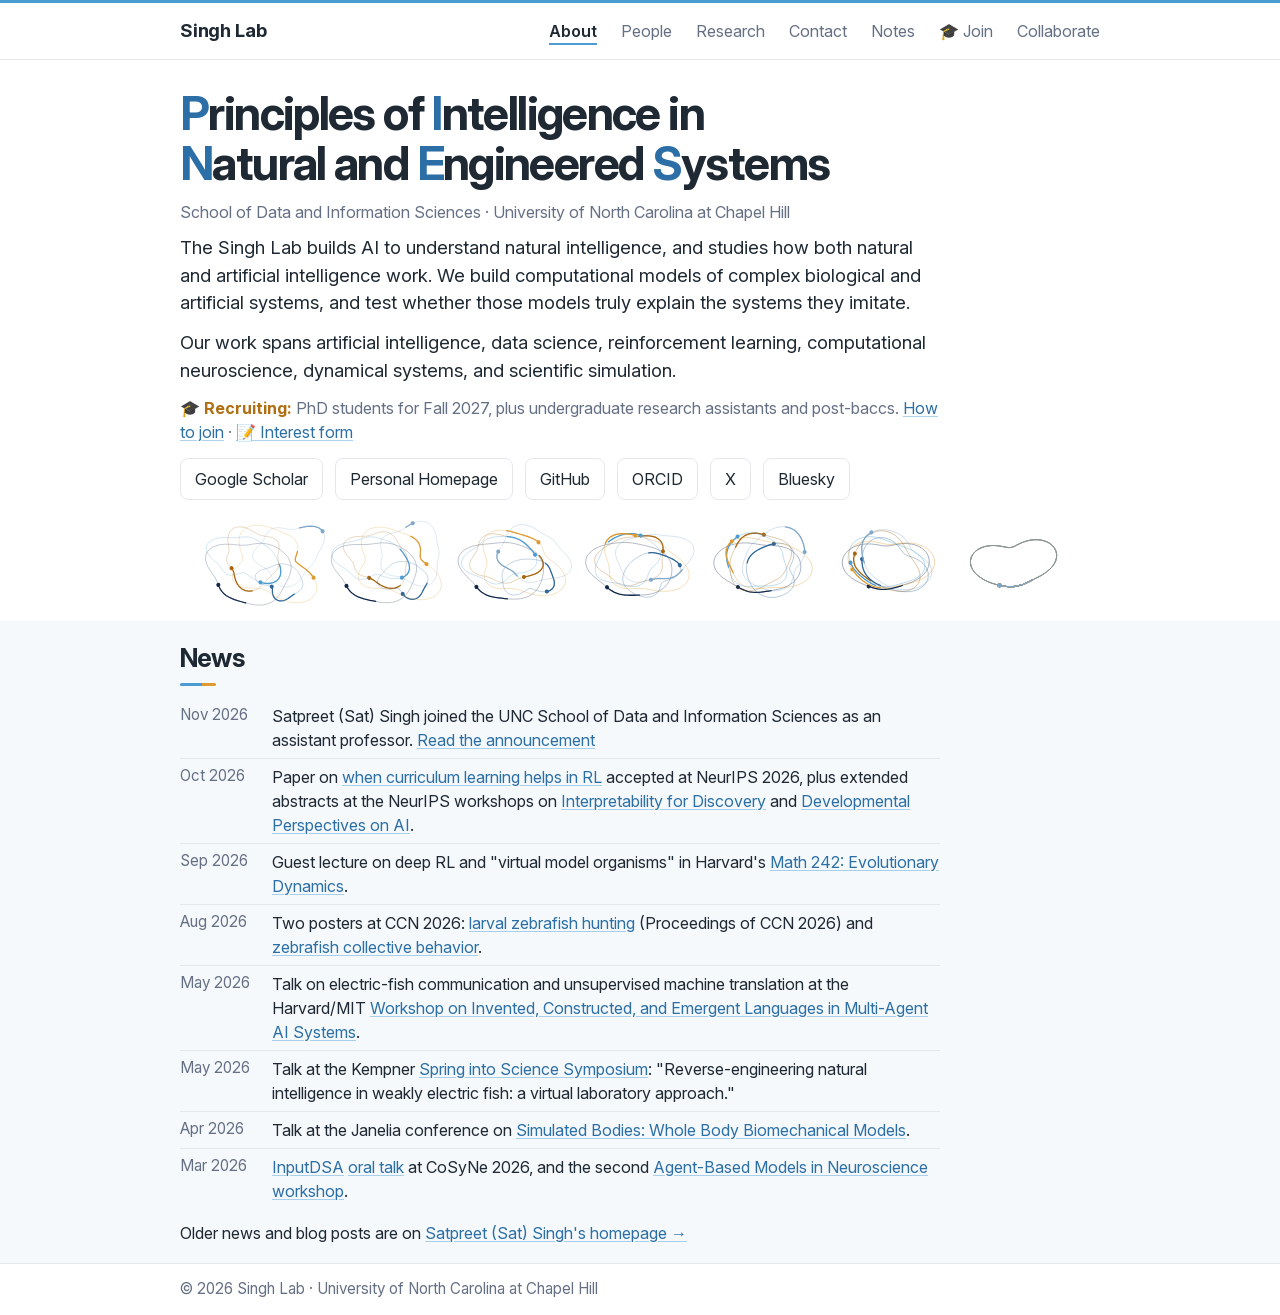
<file: index.html>
<!DOCTYPE html>
<html lang="en">
<head>
  <meta charset="UTF-8">
  <meta name="viewport" content="width=device-width, initial-scale=1.0">

  <title>Singh Lab · UNC Chapel Hill</title>

  <meta
    name="description"
    content="The Singh Lab at UNC Chapel Hill builds AI to understand natural intelligence, and studies how both natural and artificial intelligence work, spanning reinforcement learning, computational neuroscience, and dynamical systems."
  >

  <link rel="canonical" href="https://satsinghlab.com/">
  <link rel="icon" href="assets/favicon.svg" type="image/svg+xml">
  <link rel="apple-touch-icon" href="assets/apple-touch-icon.png">

  <meta property="og:type" content="website">
  <meta property="og:site_name" content="Singh Lab">
  <meta property="og:title" content="Singh Lab · UNC Chapel Hill">
  <meta property="og:description" content="The Singh Lab at UNC Chapel Hill builds AI to understand natural intelligence, and studies how both natural and artificial intelligence work, spanning reinforcement learning, computational neuroscience, and dynamical systems.">
  <meta property="og:url" content="https://satsinghlab.com/">
  <meta property="og:image" content="https://satsinghlab.com/assets/og-image.png?v=3">
  <meta property="og:image:width" content="1200">
  <meta property="og:image:height" content="630">
  <meta property="og:image:alt" content="Singh Lab: Principles of Intelligence in Natural and Engineered Systems (PINES), UNC Chapel Hill">
  <meta name="twitter:card" content="summary_large_image">

  <!-- these sections used to live on this page; keep old links working -->
  <script>
    (function () {
      var moved = {
        "#research": "research.html",
        "#join": "people.html#join",
        "#collaborators": "contact.html#collaborators"
      };
      if (moved[location.hash]) location.replace(moved[location.hash]);
    })();
  </script>

  <script type="application/ld+json">
  {
    "@context": "https://schema.org",
    "@type": "ResearchOrganization",
    "name": "Singh Lab",
    "url": "https://satsinghlab.com/",
    "logo": "https://satsinghlab.com/assets/apple-touch-icon.png",
    "description": "The Singh Lab at UNC Chapel Hill builds AI to understand natural intelligence, and studies how both natural and artificial intelligence work, spanning reinforcement learning, computational neuroscience, and dynamical systems.",
    "parentOrganization": {
      "@type": "CollegeOrUniversity",
      "name": "University of North Carolina at Chapel Hill"
    },
    "founder": {
      "@type": "Person",
      "name": "Satpreet H. Singh",
      "url": "https://satsinghlab.com/people.html"
    }
  }
  </script>

  <link rel="stylesheet" href="style.css?v=19">
  <link rel="stylesheet" href="assets/banners.css?v=2">
</head>

<body>

  <header>
    <div class="container">
      <nav>
        <a class="site-name" href="./">Singh Lab</a>

        <ul>
          <li><a href="./" aria-current="page">About</a></li>
          <li><a href="people.html">People</a></li>
          <li><a href="research.html">Research</a></li>
          <li><a href="contact.html">Contact</a></li>
          <li><a href="notes/">Notes</a></li>
        </ul>

        <div class="nav-extra">
          <a href="people.html#join"><span aria-hidden="true">🎓</span> Join</a>
          <a href="contact.html#collaborators">Collaborate</a>
        </div>
      </nav>
    </div>
  </header>

  <main>

    <section class="hero">
      <div class="container">
        <h1><span class="ini">P</span>rinciples of <span class="ini">I</span>ntelligence in <span class="ini">N</span>atural and <span class="ini">E</span>ngineered <span class="ini">S</span>ystems</h1>

        <p class="affiliation">
          School of Data and Information Sciences ·
          University of North Carolina at Chapel Hill
        </p>

        <div class="intro">
          <p>
            The Singh Lab builds AI to understand natural intelligence, and studies how both natural and artificial intelligence work.
            We build computational models of complex biological and artificial systems, and test whether those models truly explain the systems they imitate.
          </p>

          <p>
            Our work spans artificial intelligence, data science, reinforcement learning,
            computational neuroscience, dynamical systems, and scientific
            simulation.
          </p>
        </div>

        <p class="news">
          <span aria-hidden="true">🎓</span> <strong>Recruiting:</strong> PhD students for Fall 2027,
          plus undergraduate research assistants and post-baccs.
          <a href="people.html#join">How to join</a> ·
          <a href="https://docs.google.com/forms/d/e/1FAIpQLSdnOU9kLxFyHh_Z03DphBIS-bVdJMMp0UO7KhT0VJAewEiuYQ/viewform"><span aria-hidden="true">📝</span> Interest form</a>
        </p>

        <div class="links">
          <a
            class="button"
            href="https://scholar.google.com/citations?user=S6wyhngAAAAJ&amp;hl=en"
          >
            Google Scholar
          </a>

          <a
            class="button"
            href="https://satpreetsingh.github.io"
          >
            Personal Homepage
          </a>

          <a
            class="button"
            href="https://github.com/satpreetsingh"
          >
            GitHub
          </a>

          <a
            class="button"
            href="https://orcid.org/0000-0003-1867-4401"
          >
            ORCID
          </a>

          <a
            class="button"
            href="https://x.com/tweetsatpreet"
          >
            X
          </a>

          <a
            class="button"
            href="https://bsky.app/profile/satpreetsingh.bsky.social"
          >
            Bluesky
          </a>
        </div>

        <img
          class="lab-banner hero-banner"
          src="assets/degeneracy-header.svg"
          alt=""
          style="--focus:50%"
        >
      </div>
    </section>

    <section id="news" class="tint">
      <div class="container">
        <h2>News</h2>

        <ul class="news-list">
          <li><span class="date">Nov 2026</span> <span>Satpreet (Sat) Singh joined the UNC School of Data and Information Sciences as an assistant professor. <a href="https://sdis.unc.edu/sdss-recruits-fourth-cohort-of-faculty/">Read the announcement</a></span></li>
          <li><span class="date">Oct 2026</span> <span>Paper on <a href="https://neurips.cc/virtual/2026/loc/sydney/poster/149082">when curriculum learning helps in RL</a> accepted at NeurIPS 2026, plus extended abstracts at the NeurIPS workshops on <a href="https://interpretability4discovery.github.io/">Interpretability for Discovery</a> and <a href="https://sites.google.com/view/devai-workshop-2026/">Developmental Perspectives on AI</a>.</span></li>
          <li><span class="date">Sep 2026</span> <span>Guest lecture on deep RL and "virtual model organisms" in Harvard's <a href="https://www.math.harvard.edu/course/mathematics-242/">Math 242: Evolutionary Dynamics</a>.</span></li>
          <li><span class="date">Aug 2026</span> <span>Two posters at CCN 2026: <a href="https://arxiv.org/abs/2510.03699">larval zebrafish hunting</a> (Proceedings of CCN 2026) and <a href="https://openreview.net/forum?id=aAfdfjJ4Bh">zebrafish collective behavior</a>.</span></li>
          <li><span class="date">May 2026</span> <span>Talk on electric-fish communication and unsupervised machine translation at the Harvard/MIT <a href="https://kempnerinstitute.harvard.edu/events/workshop-invented-constructed-and-emergent-languages-in-multi-agent-ai-systems/">Workshop on Invented, Constructed, and Emergent Languages in Multi-Agent AI Systems</a>.</span></li>
          <li><span class="date">May 2026</span> <span>Talk at the Kempner <a href="https://kempnerinstitute.harvard.edu/events/spring-into-science-2/">Spring into Science Symposium</a>: "Reverse-engineering natural intelligence in weakly electric fish: a virtual laboratory approach."</span></li>
          <li><span class="date">Apr 2026</span> <span>Talk at the Janelia conference on <a href="https://www.janelia.org/you-janelia/conferences/simulated-bodies-whole-body-biomechanical-models-0">Simulated Bodies: Whole Body Biomechanical Models</a>.</span></li>
          <li><span class="date">Mar 2026</span> <span><a href="https://arxiv.org/abs/2510.25943">InputDSA</a> <a href="https://www.youtube.com/live/KZMpTeVEmdc?si=Y8FDJBOkK4iSuPtZ&amp;t=3739">oral talk</a> at CoSyNe 2026, and the second <a href="https://neuro-agent-models.github.io/">Agent-Based Models in Neuroscience workshop</a>.</span></li>
        </ul>

        <p class="research-more">
          Older news and blog posts are on
          <a href="https://satpreetsingh.github.io/">Satpreet (Sat) Singh's homepage →</a>
        </p>
      </div>
    </section>

  </main>

  <footer>
    <div class="container">
      © 2026 Singh Lab · University of North Carolina at Chapel Hill
    </div>
  </footer>

  <!-- Default Statcounter code for www.satsinghlab.com
  http://www.satsinghlab.com -->
  <script type="text/javascript">
  var sc_project=13357167;
  var sc_invisible=1;
  var sc_security="1e96510b";
  </script>
  <script type="text/javascript"
  src="https://www.statcounter.com/counter/counter.js"
  async></script>
  <noscript><div class="statcounter"><a title="Web Analytics"
  href="https://statcounter.com/" target="_blank"><img
  class="statcounter"
  src="https://c.statcounter.com/13357167/0/1e96510b/1/"
  alt="Web Analytics"
  referrerPolicy="no-referrer-when-downgrade"></a></div></noscript>
  <!-- End of Statcounter Code -->

</body>
</html>
</file>
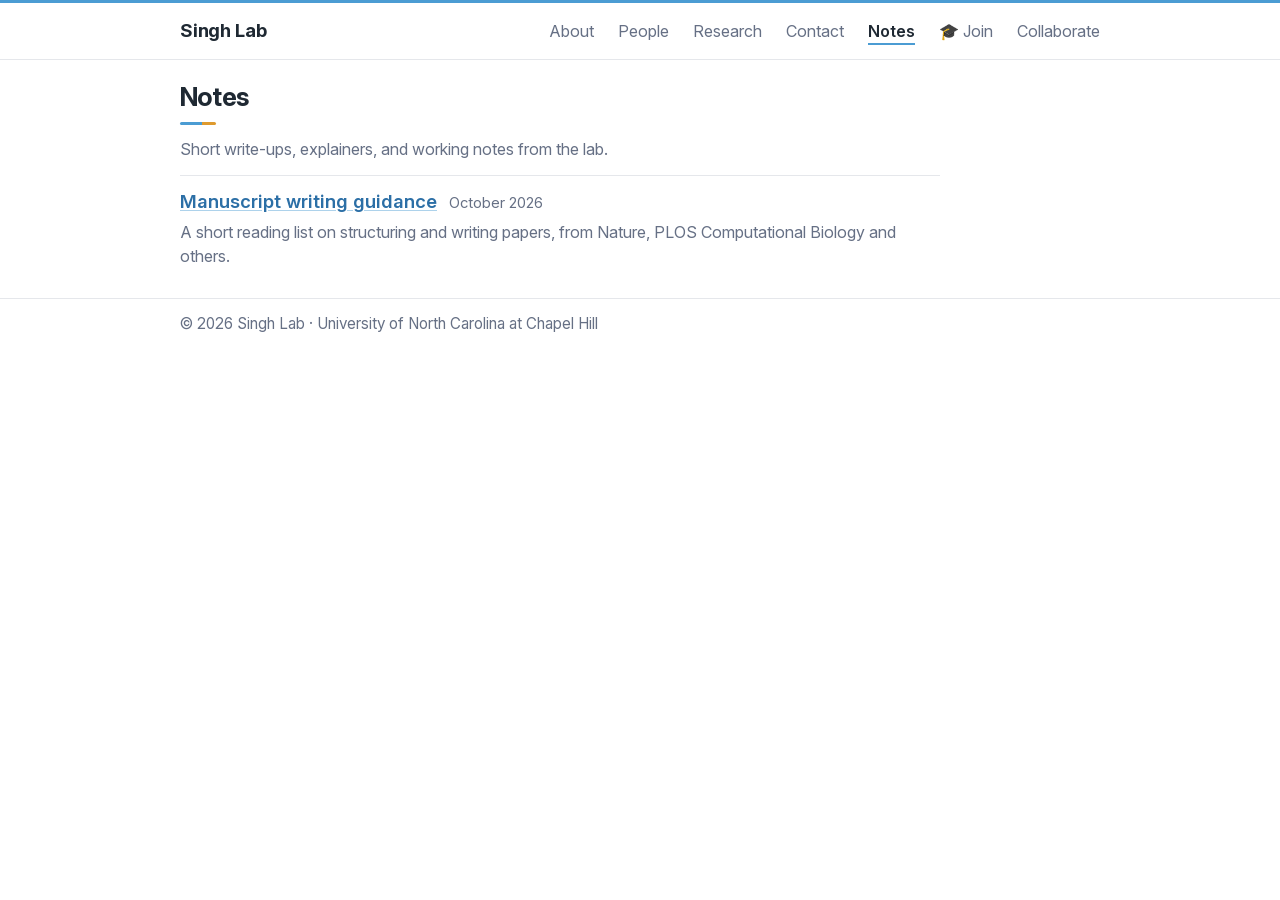
<file: notes/index.html>
<!DOCTYPE html>
<html lang="en">
<head>
  <meta charset="UTF-8">
  <meta name="viewport" content="width=device-width, initial-scale=1.0">

  <title>Notes · Singh Lab · UNC Chapel Hill</title>

  <meta
    name="description"
    content="Notes from the Singh Lab at UNC Chapel Hill."
  >

  <link rel="canonical" href="https://satsinghlab.com/notes/">
  <link rel="icon" href="../assets/favicon.svg" type="image/svg+xml">
  <link rel="apple-touch-icon" href="../assets/apple-touch-icon.png">

  <meta property="og:type" content="website">
  <meta property="og:site_name" content="Singh Lab">
  <meta property="og:title" content="Notes · Singh Lab · UNC Chapel Hill">
  <meta property="og:description" content="Notes from the Singh Lab at UNC Chapel Hill.">
  <meta property="og:url" content="https://satsinghlab.com/notes/">
  <meta property="og:image" content="https://satsinghlab.com/assets/og-image.png?v=3">
  <meta property="og:image:width" content="1200">
  <meta property="og:image:height" content="630">
  <meta property="og:image:alt" content="Singh Lab: Principles of Intelligence in Natural and Engineered Systems (PINES), UNC Chapel Hill">
  <meta name="twitter:card" content="summary_large_image">

  <link rel="stylesheet" href="../style.css?v=19">
  <link rel="stylesheet" href="../assets/banners.css?v=2">
</head>

<body>

  <header>
    <div class="container">
      <nav>
        <a class="site-name" href="../">Singh Lab</a>

        <ul>
          <li><a href="../">About</a></li>
          <li><a href="../people.html">People</a></li>
          <li><a href="../research.html">Research</a></li>
          <li><a href="../contact.html">Contact</a></li>
          <li><a href="../notes/" aria-current="page">Notes</a></li>
        </ul>

        <div class="nav-extra">
          <a href="../people.html#join"><span aria-hidden="true">🎓</span> Join</a>
          <a href="../contact.html#collaborators">Collaborate</a>
        </div>
      </nav>
    </div>
  </header>

  <main>

    <section id="notes">
      <div class="container">
        <h2>Notes</h2>

        <p class="section-lede">
          Short write-ups, explainers, and working notes from the lab.
        </p>

        <!-- add new notes at the top: copy an existing note, then add an <li> here -->
        <ul class="notes-list">
          <li>
            <a href="manuscript-writing.html">Manuscript writing guidance</a>
            <span class="note-date">October 2026</span>
            <p>A short reading list on structuring and writing papers, from Nature, PLOS Computational Biology and others.</p>
          </li>
        </ul>
      </div>
    </section>

  </main>

  <footer>
    <div class="container">
      © 2026 Singh Lab · University of North Carolina at Chapel Hill
    </div>
  </footer>

  <!-- Default Statcounter code for www.satsinghlab.com
  http://www.satsinghlab.com -->
  <script type="text/javascript">
  var sc_project=13357167;
  var sc_invisible=1;
  var sc_security="1e96510b";
  </script>
  <script type="text/javascript"
  src="https://www.statcounter.com/counter/counter.js"
  async></script>
  <noscript><div class="statcounter"><a title="Web Analytics"
  href="https://statcounter.com/" target="_blank"><img
  class="statcounter"
  src="https://c.statcounter.com/13357167/0/1e96510b/1/"
  alt="Web Analytics"
  referrerPolicy="no-referrer-when-downgrade"></a></div></noscript>
  <!-- End of Statcounter Code -->

</body>
</html>
</file>
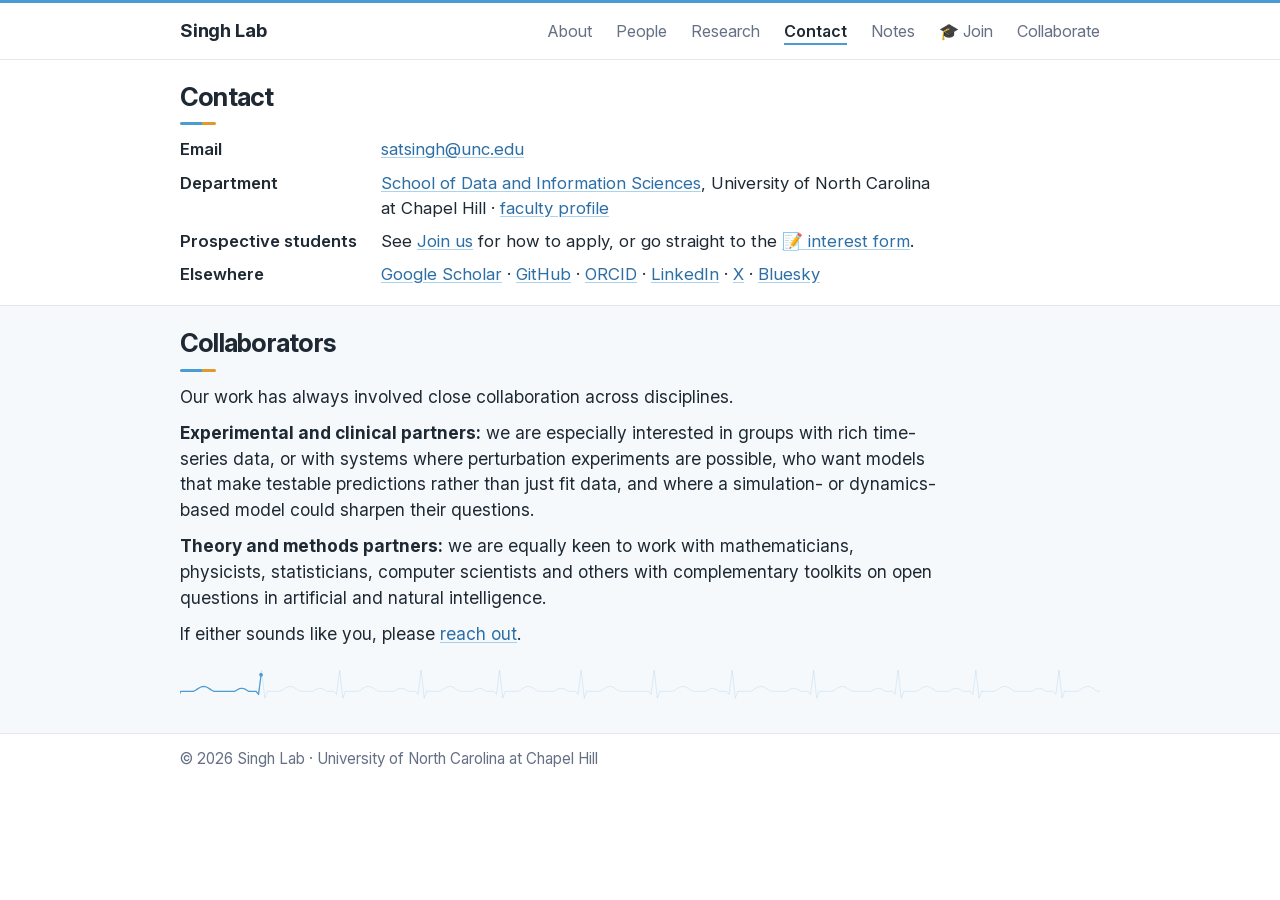
<file: contact.html>
<!DOCTYPE html>
<html lang="en">
<head>
  <meta charset="UTF-8">
  <meta name="viewport" content="width=device-width, initial-scale=1.0">

  <title>Contact · Singh Lab · UNC Chapel Hill</title>

  <meta
    name="description"
    content="Get in touch with the Singh Lab at UNC Chapel Hill, as a prospective student or a collaborator."
  >

  <link rel="canonical" href="https://satsinghlab.com/contact.html">
  <link rel="icon" href="assets/favicon.svg" type="image/svg+xml">
  <link rel="apple-touch-icon" href="assets/apple-touch-icon.png">

  <meta property="og:type" content="website">
  <meta property="og:site_name" content="Singh Lab">
  <meta property="og:title" content="Contact · Singh Lab · UNC Chapel Hill">
  <meta property="og:description" content="Get in touch with the Singh Lab at UNC Chapel Hill, as a prospective student or a collaborator.">
  <meta property="og:url" content="https://satsinghlab.com/contact.html">
  <meta property="og:image" content="https://satsinghlab.com/assets/og-contact.png">
  <meta property="og:image:width" content="1200">
  <meta property="og:image:height" content="630">
  <meta property="og:image:alt" content="Singh Lab: Principles of Intelligence in Natural and Engineered Systems (PINES), UNC Chapel Hill">
  <meta name="twitter:card" content="summary_large_image">

  <link rel="stylesheet" href="style.css?v=19">
  <link rel="stylesheet" href="assets/banners.css?v=2">
</head>

<body>

  <header>
    <div class="container">
      <nav>
        <a class="site-name" href="./">Singh Lab</a>

        <ul>
          <li><a href="./">About</a></li>
          <li><a href="people.html">People</a></li>
          <li><a href="research.html">Research</a></li>
          <li><a href="contact.html" aria-current="page">Contact</a></li>
          <li><a href="notes/">Notes</a></li>
        </ul>

        <div class="nav-extra">
          <a href="people.html#join"><span aria-hidden="true">🎓</span> Join</a>
          <a href="contact.html#collaborators">Collaborate</a>
        </div>
      </nav>
    </div>
  </header>

  <main>

    <section id="contact">
      <div class="container">
        <h2>Contact</h2>

        <dl class="contact-list">
          <dt>Email</dt>
          <dd><a href="mailto:satsingh@unc.edu">satsingh@unc.edu</a></dd>

          <dt>Department</dt>
          <dd>
            <a href="https://sdis.unc.edu/">School of Data and Information Sciences</a>,
            University of North Carolina at Chapel Hill
            · <a href="https://sdis.unc.edu/person/satpreet-sat-singh/">faculty profile</a>
          </dd>

          <dt>Prospective students</dt>
          <dd>See <a href="people.html#join">Join us</a> for how to apply, or go straight to the <a href="https://docs.google.com/forms/d/e/1FAIpQLSdnOU9kLxFyHh_Z03DphBIS-bVdJMMp0UO7KhT0VJAewEiuYQ/viewform"><span aria-hidden="true">📝</span> interest form</a>.</dd>

          <dt>Elsewhere</dt>
          <dd>
            <a href="https://scholar.google.com/citations?user=S6wyhngAAAAJ&amp;hl=en">Google Scholar</a> ·
            <a href="https://github.com/satpreetsingh">GitHub</a> ·
            <a href="https://orcid.org/0000-0003-1867-4401">ORCID</a> ·
            <a href="https://www.linkedin.com/in/satpreetsingh">LinkedIn</a> ·
            <a href="https://x.com/tweetsatpreet">X</a> ·
            <a href="https://bsky.app/profile/satpreetsingh.bsky.social">Bluesky</a>
          </dd>
        </dl>
      </div>
    </section>

    <section id="collaborators" class="tint">
      <div class="container">
        <h2>Collaborators</h2>

        <div class="about-text">
          <p>
            Our work has always involved close collaboration across disciplines.
          </p>

          <p>
            <strong>Experimental and clinical partners:</strong> we are
            especially interested in groups with rich time-series data, or with
            systems where perturbation experiments are possible, who want models
            that make testable predictions rather than just fit data, and where
            a simulation- or dynamics-based model could sharpen their questions.
          </p>

          <p>
            <strong>Theory and methods partners:</strong> we are equally keen to
            work with mathematicians, physicists, statisticians, computer
            scientists and others with complementary toolkits on open questions
            in artificial and natural intelligence.
          </p>

          <p>
            If either sounds like you, please
            <a href="mailto:satsingh@unc.edu?subject=Collaboration%20-%20Singh%20Lab">reach out</a>.
          </p>
        </div>

        <img
          class="lab-divider section-divider"
          src="assets/ecg-divider.svg"
          alt=""
          style="--focus:50%"
        >
      </div>
    </section>

  </main>

  <footer>
    <div class="container">
      © 2026 Singh Lab · University of North Carolina at Chapel Hill
    </div>
  </footer>

  <!-- Default Statcounter code for www.satsinghlab.com
  http://www.satsinghlab.com -->
  <script type="text/javascript">
  var sc_project=13357167;
  var sc_invisible=1;
  var sc_security="1e96510b";
  </script>
  <script type="text/javascript"
  src="https://www.statcounter.com/counter/counter.js"
  async></script>
  <noscript><div class="statcounter"><a title="Web Analytics"
  href="https://statcounter.com/" target="_blank"><img
  class="statcounter"
  src="https://c.statcounter.com/13357167/0/1e96510b/1/"
  alt="Web Analytics"
  referrerPolicy="no-referrer-when-downgrade"></a></div></noscript>
  <!-- End of Statcounter Code -->

</body>
</html>
</file>
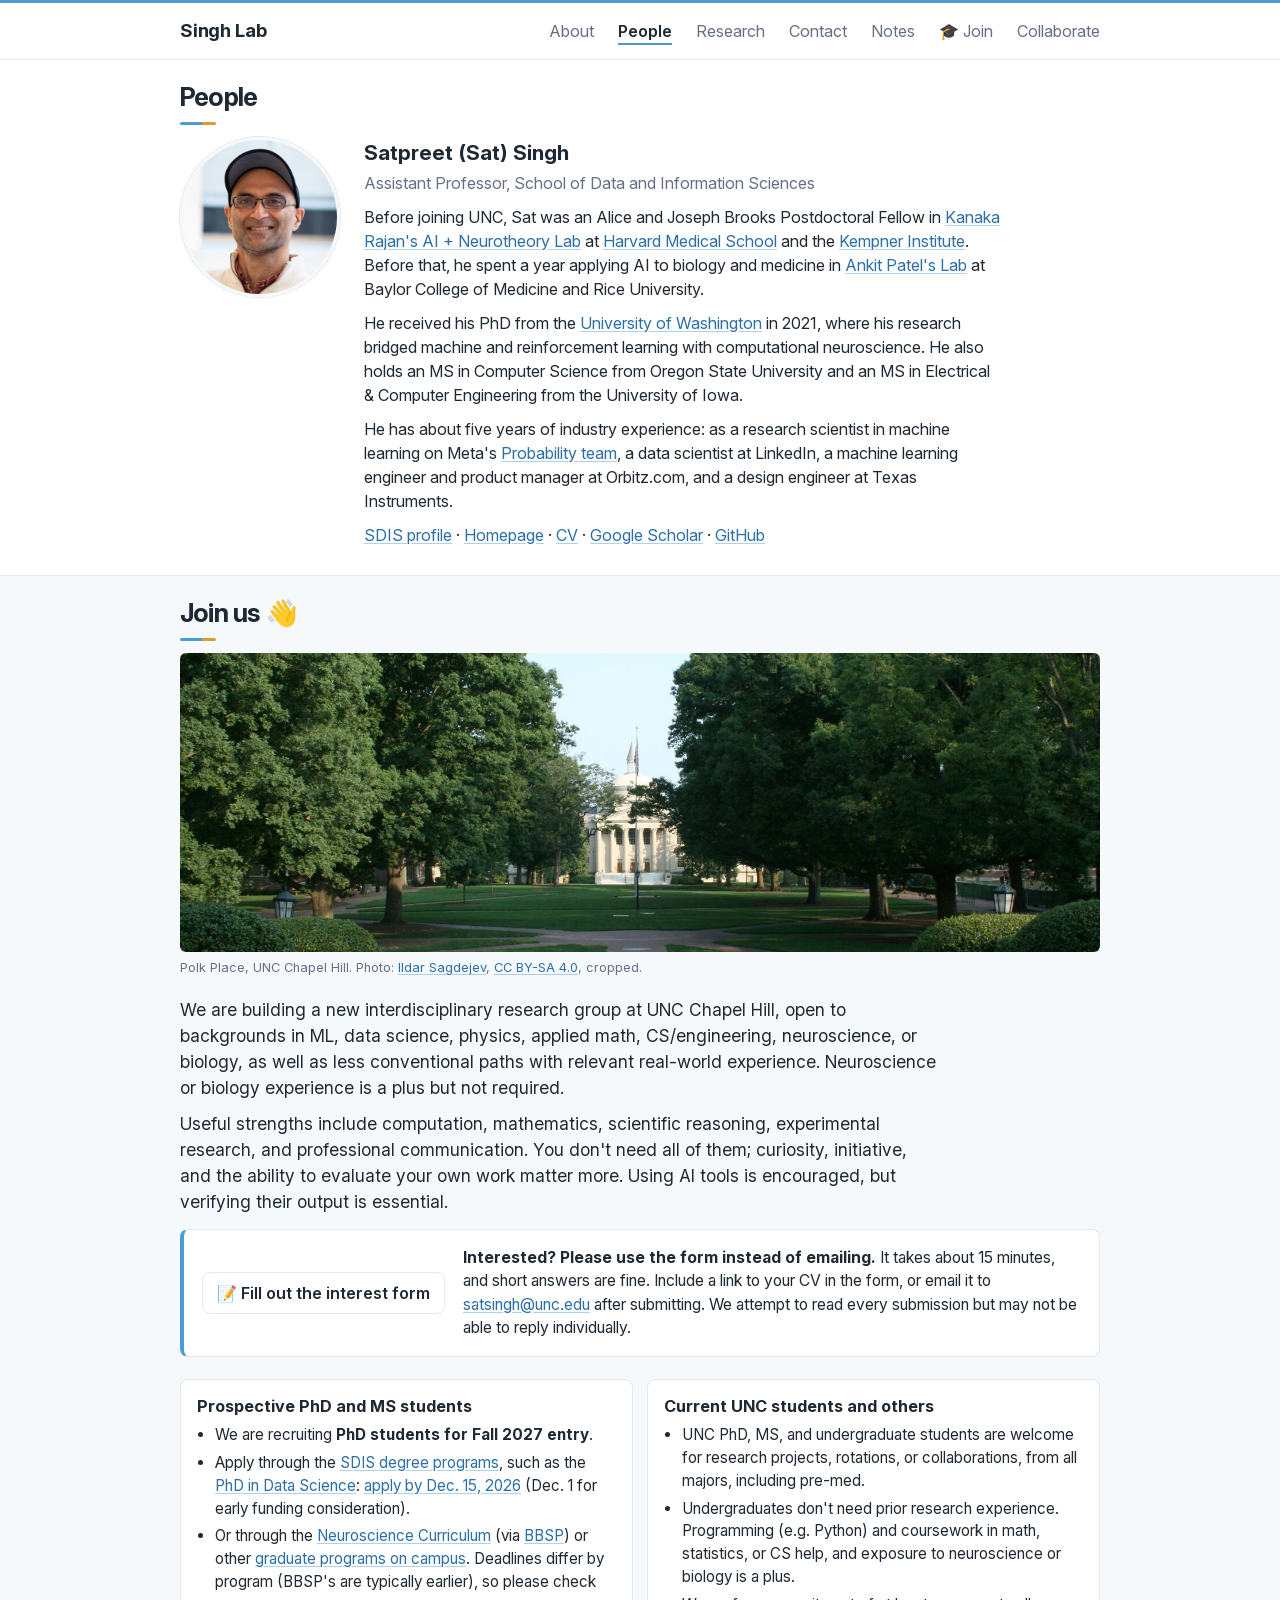
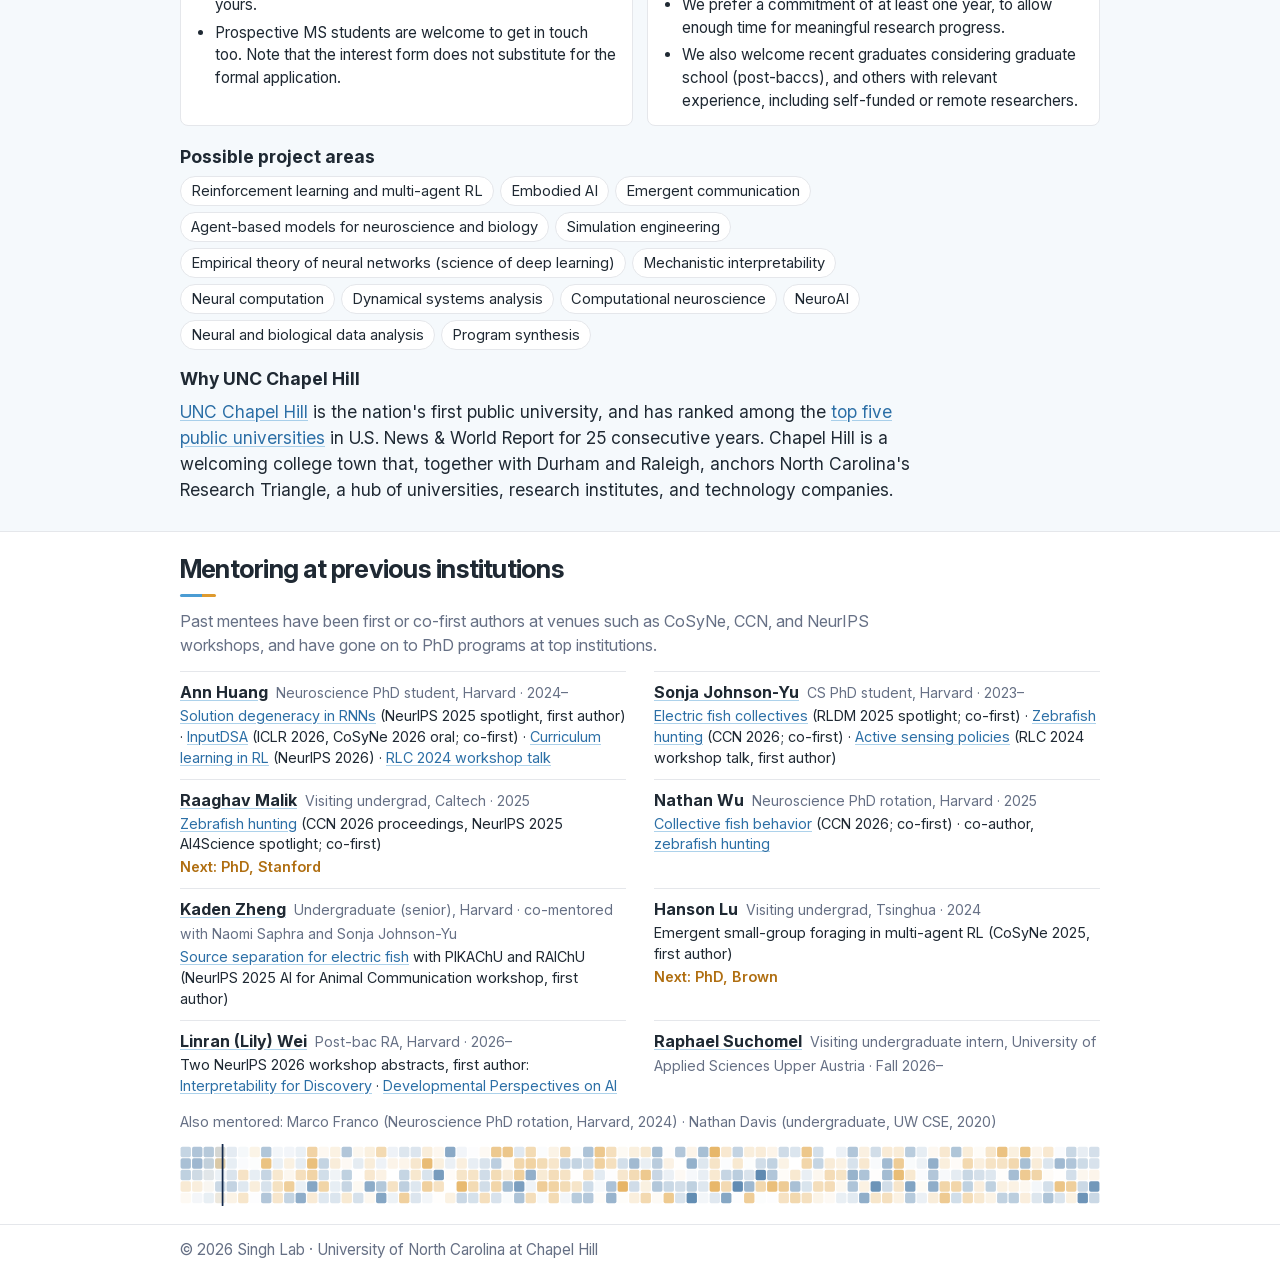
<file: people.html>
<!DOCTYPE html>
<html lang="en">
<head>
  <meta charset="UTF-8">
  <meta name="viewport" content="width=device-width, initial-scale=1.0">

  <title>People · Singh Lab · UNC Chapel Hill</title>

  <meta
    name="description"
    content="Members of the Singh Lab at UNC Chapel Hill, and how prospective PhD students can join."
  >

  <link rel="canonical" href="https://satsinghlab.com/people.html">
  <link rel="icon" href="assets/favicon.svg" type="image/svg+xml">
  <link rel="apple-touch-icon" href="assets/apple-touch-icon.png">

  <meta property="og:type" content="website">
  <meta property="og:site_name" content="Singh Lab">
  <meta property="og:title" content="People · Singh Lab · UNC Chapel Hill">
  <meta property="og:description" content="Members of the Singh Lab at UNC Chapel Hill, and how prospective PhD students can join.">
  <meta property="og:url" content="https://satsinghlab.com/people.html">
  <meta property="og:image" content="https://satsinghlab.com/assets/og-people.png">
  <meta property="og:image:width" content="1200">
  <meta property="og:image:height" content="630">
  <meta property="og:image:alt" content="Singh Lab: Principles of Intelligence in Natural and Engineered Systems (PINES), UNC Chapel Hill">
  <meta name="twitter:card" content="summary_large_image">

  <script type="application/ld+json">
  {
    "@context": "https://schema.org",
    "@type": "Person",
    "name": "Satpreet H. Singh",
    "alternateName": "Sat Singh",
    "jobTitle": "Assistant Professor",
    "url": "https://satsinghlab.com/people.html",
    "image": "https://satsinghlab.com/assets/sat-singh.jpg",
    "worksFor": {
      "@type": "CollegeOrUniversity",
      "name": "University of North Carolina at Chapel Hill"
    },
    "affiliation": {
      "@type": "ResearchOrganization",
      "name": "Singh Lab",
      "url": "https://satsinghlab.com/"
    },
    "alumniOf": [
      {
        "@type": "CollegeOrUniversity",
        "name": "University of Washington"
      },
      {
        "@type": "CollegeOrUniversity",
        "name": "Oregon State University"
      },
      {
        "@type": "CollegeOrUniversity",
        "name": "University of Iowa"
      }
    ],
    "sameAs": [
      "https://sdis.unc.edu/person/satpreet-sat-singh/",
      "https://satpreetsingh.github.io",
      "https://scholar.google.com/citations?user=S6wyhngAAAAJ",
      "https://orcid.org/0000-0003-1867-4401",
      "https://github.com/satpreetsingh",
      "https://www.linkedin.com/in/satpreetsingh",
      "https://x.com/tweetsatpreet",
      "https://bsky.app/profile/satpreetsingh.bsky.social"
    ]
  }
  </script>

  <link rel="stylesheet" href="style.css?v=19">
  <link rel="stylesheet" href="assets/banners.css?v=2">
</head>

<body>

  <header>
    <div class="container">
      <nav>
        <a class="site-name" href="./">Singh Lab</a>

        <ul>
          <li><a href="./">About</a></li>
          <li><a href="people.html" aria-current="page">People</a></li>
          <li><a href="research.html">Research</a></li>
          <li><a href="contact.html">Contact</a></li>
          <li><a href="notes/">Notes</a></li>
        </ul>

        <div class="nav-extra">
          <a href="people.html#join"><span aria-hidden="true">🎓</span> Join</a>
          <a href="contact.html#collaborators">Collaborate</a>
        </div>
      </nav>
    </div>
  </header>

  <main>

    <section id="pi">
      <div class="container">
        <h2>People</h2>

        <div class="person">
          <img
            class="person-photo"
            src="assets/sat-singh.jpg"
            alt="Satpreet (Sat) Singh"
            width="160"
            height="160"
          >

          <div class="person-text">
            <h3>Satpreet (Sat) Singh</h3>
            <p class="person-role">
              Assistant Professor, School of Data and
              Information Sciences
            </p>

            <p>
              Before joining UNC, Sat was an Alice and Joseph Brooks Postdoctoral Fellow in
              <a href="https://www.rajanlab.com/">Kanaka Rajan's AI + Neurotheory Lab</a>
              at <a href="https://neuro.hms.harvard.edu">Harvard Medical School</a>
              and the <a href="https://www.harvard.edu/kempner-institute/">Kempner Institute</a>.
              Before that, he spent a year applying AI to biology and medicine in
              <a href="https://ankitlab.co">Ankit Patel's Lab</a> at Baylor College of
              Medicine and Rice University.
            </p>

            <p>
              He received his PhD from the
              <a href="https://www.ece.uw.edu">University of Washington</a> in 2021,
              where his research bridged machine and reinforcement learning with
              computational neuroscience. He also holds an MS in Computer Science
              from Oregon State University and an MS in Electrical &amp; Computer
              Engineering from the University of Iowa.
            </p>

            <p>
              He has about five years of industry experience: as a research
              scientist in machine learning on Meta's
              <a href="https://research.facebook.com/teams/probability/">Probability team</a>,
              a data scientist at LinkedIn, a machine learning engineer and product
              manager at Orbitz.com, and a design engineer at Texas Instruments.
            </p>

            <p class="person-links">
              <a href="https://sdis.unc.edu/person/satpreet-sat-singh/">SDIS profile</a> ·
              <a href="https://satpreetsingh.github.io">Homepage</a> ·
              <a href="https://docs.google.com/document/d/1pGi6uFNwruXmwnxeqnen8a0E4GLeQaIOkLY6m0VMN_E/edit?usp=sharing">CV</a> ·
              <a href="https://scholar.google.com/citations?user=S6wyhngAAAAJ&amp;hl=en">Google Scholar</a> ·
              <a href="https://github.com/satpreetsingh">GitHub</a>
            </p>
          </div>
        </div>
      </div>
    </section>

    <section id="join" class="tint">
      <div class="container">
        <h2>Join us <span aria-hidden="true">👋</span></h2>

        <figure class="join-photo">
          <img
            class="lab-banner"
            src="assets/unc-polk-place.jpg"
            alt="Polk Place, the tree-lined main quad at UNC Chapel Hill, looking toward Wilson Library"
            width="1600"
            height="520"
            loading="lazy"
          >
          <figcaption>
            Polk Place, UNC Chapel Hill. Photo:
            <a href="https://commons.wikimedia.org/wiki/File:2008-07-21_Polk_Place_from_South_Building_entrance.jpg">Ildar Sagdejev</a>,
            <a href="https://creativecommons.org/licenses/by-sa/4.0/">CC BY-SA 4.0</a>, cropped.
          </figcaption>
        </figure>

        <div class="about-text">
          <p>
            We are building a new interdisciplinary research group at UNC Chapel Hill,
            open to backgrounds in ML, data science, physics, applied math,
            CS/engineering, neuroscience, or biology, as well as less
            conventional paths with relevant real-world experience.
            Neuroscience or biology experience is a plus but not required.
          </p>

          <p>
            Useful strengths include computation, mathematics, scientific
            reasoning, experimental research, and professional communication.
            You don't need all of them; curiosity, initiative, and the ability
            to evaluate your own work matter more. Using AI tools is encouraged,
            but verifying their output is essential.
          </p>
        </div>

        <div class="join-cta">
          <a class="button join-button" href="https://docs.google.com/forms/d/e/1FAIpQLSdnOU9kLxFyHh_Z03DphBIS-bVdJMMp0UO7KhT0VJAewEiuYQ/viewform"><span aria-hidden="true">📝</span> Fill out the interest form</a>
          <p>
            <strong>Interested? Please use the form instead of emailing.</strong>
            It takes about 15 minutes, and short answers are fine. Include a
            link to your CV in the form, or email it to
            <a href="mailto:satsingh@unc.edu">satsingh@unc.edu</a> after
            submitting. We attempt to read every submission but may not be able
            to reply individually.
          </p>
        </div>

        <div class="join-paths">
          <div class="join-path">
            <h3>Prospective PhD and MS students</h3>
            <ul>
              <li>We are recruiting <strong>PhD students for Fall 2027 entry</strong>.</li>
              <li>
                Apply through the <a href="https://sdis.unc.edu/academics/">SDIS degree programs</a>,
                such as the <a href="https://sdis.unc.edu/academics/doctoral/phd-data-science/">PhD in Data Science</a>:
                <a href="https://sdis.unc.edu/academics/graduate-admissions/">apply by Dec. 15, 2026</a>
                (Dec. 1 for early funding consideration).
              </li>
              <li>
                Or through the <a href="https://www.med.unc.edu/neuroscience/curriculum/">Neuroscience Curriculum</a>
                (via <a href="https://bbsp.unc.edu/">BBSP</a>) or other
                <a href="https://catalog.unc.edu/graduate/degree-programs/">graduate programs on campus</a>.
                Deadlines differ by program (BBSP's are typically earlier), so please check yours.
              </li>
              <li>
                Prospective MS students are welcome to get in touch too. Note that
                the interest form does not substitute for the formal application.
              </li>
            </ul>
          </div>

          <div class="join-path">
            <h3>Current UNC students and others</h3>
            <ul>
              <li>
                UNC PhD, MS, and undergraduate students are welcome for research
                projects, rotations, or collaborations, from all majors, including pre-med.
              </li>
              <li>
                Undergraduates don't need prior research experience. Programming
                (e.g. Python) and coursework in math, statistics, or CS help, and
                exposure to neuroscience or biology is a plus.
              </li>
              <li>We prefer a commitment of at least one year, to allow enough time for meaningful research progress.</li>
              <li>
                We also welcome recent graduates considering graduate school
                (post-baccs), and others with relevant experience, including
                self-funded or remote researchers.
              </li>
            </ul>
          </div>
        </div>

        <div class="about-text">
          <h3>Possible project areas</h3>
          <ul class="project-areas">
            <li>Reinforcement learning and multi-agent RL</li>
            <li>Embodied AI</li>
            <li>Emergent communication</li>
            <li>Agent-based models for neuroscience and biology</li>
            <li>Simulation engineering</li>
            <li>Empirical theory of neural networks (science of deep learning)</li>
            <li>Mechanistic interpretability</li>
            <li>Neural computation</li>
            <li>Dynamical systems analysis</li>
            <li>Computational neuroscience</li>
            <li>NeuroAI</li>
            <li>Neural and biological data analysis</li>
            <li>Program synthesis</li>
          </ul>

          <h3>Why UNC Chapel Hill</h3>
          <p>
            <a href="https://www.unc.edu/about/history-and-traditions/">UNC Chapel Hill</a>
            is the nation's first public university, and has ranked among the
            <a href="https://www.unc.edu/posts/2026/09/22/carolina-ranks-as-nations-best-value-for-in-state-students/">top five public universities</a>
            in U.S. News &amp; World Report for 25 consecutive years. Chapel Hill
            is a welcoming college town that, together with Durham and Raleigh,
            anchors North Carolina's Research Triangle, a hub of universities,
            research institutes, and technology companies.
          </p>
        </div>
      </div>
    </section>

    <section id="mentees">
      <div class="container">
        <h2>Mentoring at previous institutions</h2>

        <p class="section-lede">
          Past mentees have been first or co-first authors at venues such as
          CoSyNe, CCN, and NeurIPS workshops, and have gone on to PhD programs
          at top institutions.
        </p>

        <!-- to add a career outcome, add inside the person's <li>:
             <p class="mentee-next">Next: PhD, Example University</p> -->
        <ul class="mentee-list">
          <li>
            <h3><a href="https://ann-huang-0.github.io/">Ann Huang</a> <span class="mentee-role">Neuroscience PhD student, Harvard · 2024–</span></h3>
            <p><a href="https://arxiv.org/abs/2410.03972">Solution degeneracy in RNNs</a> (NeurIPS 2025 spotlight, first author) · <a href="https://arxiv.org/abs/2510.25943">InputDSA</a> (ICLR 2026, CoSyNe 2026 oral; co-first) · <a href="https://neurips.cc/virtual/2026/loc/sydney/poster/149082">Curriculum learning in RL</a> (NeurIPS 2026) · <a href="https://openreview.net/forum?id=SbbpTtB6B4">RLC 2024 workshop talk</a></p>
          </li>

          <li>
            <h3><a href="https://sjohnsonyu.github.io/">Sonja Johnson-Yu</a> <span class="mentee-role">CS PhD student, Harvard · 2023–</span></h3>
            <p><a href="https://openreview.net/forum?id=cE07Ac7UWx">Electric fish collectives</a> (RLDM 2025 spotlight; co-first) · <a href="https://arxiv.org/abs/2510.03699">Zebrafish hunting</a> (CCN 2026; co-first) · <a href="https://openreview.net/forum?id=FX7YtfEYj8">Active sensing policies</a> (RLC 2024 workshop talk, first author)</p>
          </li>

          <li>
            <h3><a href="https://scholar.google.com/citations?user=4vxO-iMAAAAJ&amp;hl=en">Raaghav Malik</a> <span class="mentee-role">Visiting undergrad, Caltech · 2025</span></h3>
            <p><a href="https://arxiv.org/abs/2510.03699">Zebrafish hunting</a> (CCN 2026 proceedings, NeurIPS 2025 AI4Science spotlight; co-first)</p>
            <p class="mentee-next">Next: PhD, Stanford</p>
          </li>

          <li>
            <h3>Nathan Wu <span class="mentee-role">Neuroscience PhD rotation, Harvard · 2025</span></h3>
            <p><a href="https://openreview.net/forum?id=aAfdfjJ4Bh">Collective fish behavior</a> (CCN 2026; co-first) · co-author, <a href="https://arxiv.org/abs/2510.03699">zebrafish hunting</a></p>
          </li>

          <li>
            <h3><a href="https://www.kadenzheng.com/">Kaden Zheng</a> <span class="mentee-role">Undergraduate (senior), Harvard · co-mentored with Naomi Saphra and Sonja Johnson-Yu</span></h3>
            <p><a href="https://openreview.net/forum?id=RelIvm178s">Source separation for electric fish</a> with PIKAChU and RAIChU (NeurIPS 2025 AI for Animal Communication workshop, first author)</p>
          </li>

          <li>
            <h3>Hanson Lu <span class="mentee-role">Visiting undergrad, Tsinghua · 2024</span></h3>
            <p>Emergent small-group foraging in multi-agent RL (CoSyNe 2025, first author)</p>
            <p class="mentee-next">Next: PhD, Brown</p>
          </li>

          <li>
            <h3><a href="https://linranwei.com/">Linran (Lily) Wei</a> <span class="mentee-role">Post-bac RA, Harvard · 2026–</span></h3>
            <p>Two NeurIPS 2026 workshop abstracts, first author: <a href="https://interpretability4discovery.github.io/">Interpretability for Discovery</a> · <a href="https://sites.google.com/view/devai-workshop-2026/">Developmental Perspectives on AI</a></p>
          </li>

          <li>
            <h3><a href="https://youngaileaders.at/teams/raphael-suchomel">Raphael Suchomel</a> <span class="mentee-role">Visiting undergraduate intern, University of Applied Sciences Upper Austria · Fall 2026–</span></h3>
          </li>
        </ul>

        <p class="mentee-also">
          Also mentored: Marco Franco (Neuroscience PhD rotation, Harvard, 2024) ·
          Nathan Davis (undergraduate, UW CSE, 2020)
        </p>

        <img
          class="lab-divider section-divider"
          src="assets/weights-divider.svg"
          alt=""
          style="--focus:50%"
        >
      </div>
    </section>

  </main>

  <footer>
    <div class="container">
      © 2026 Singh Lab · University of North Carolina at Chapel Hill
    </div>
  </footer>

  <!-- Default Statcounter code for www.satsinghlab.com
  http://www.satsinghlab.com -->
  <script type="text/javascript">
  var sc_project=13357167;
  var sc_invisible=1;
  var sc_security="1e96510b";
  </script>
  <script type="text/javascript"
  src="https://www.statcounter.com/counter/counter.js"
  async></script>
  <noscript><div class="statcounter"><a title="Web Analytics"
  href="https://statcounter.com/" target="_blank"><img
  class="statcounter"
  src="https://c.statcounter.com/13357167/0/1e96510b/1/"
  alt="Web Analytics"
  referrerPolicy="no-referrer-when-downgrade"></a></div></noscript>
  <!-- End of Statcounter Code -->

</body>
</html>
</file>
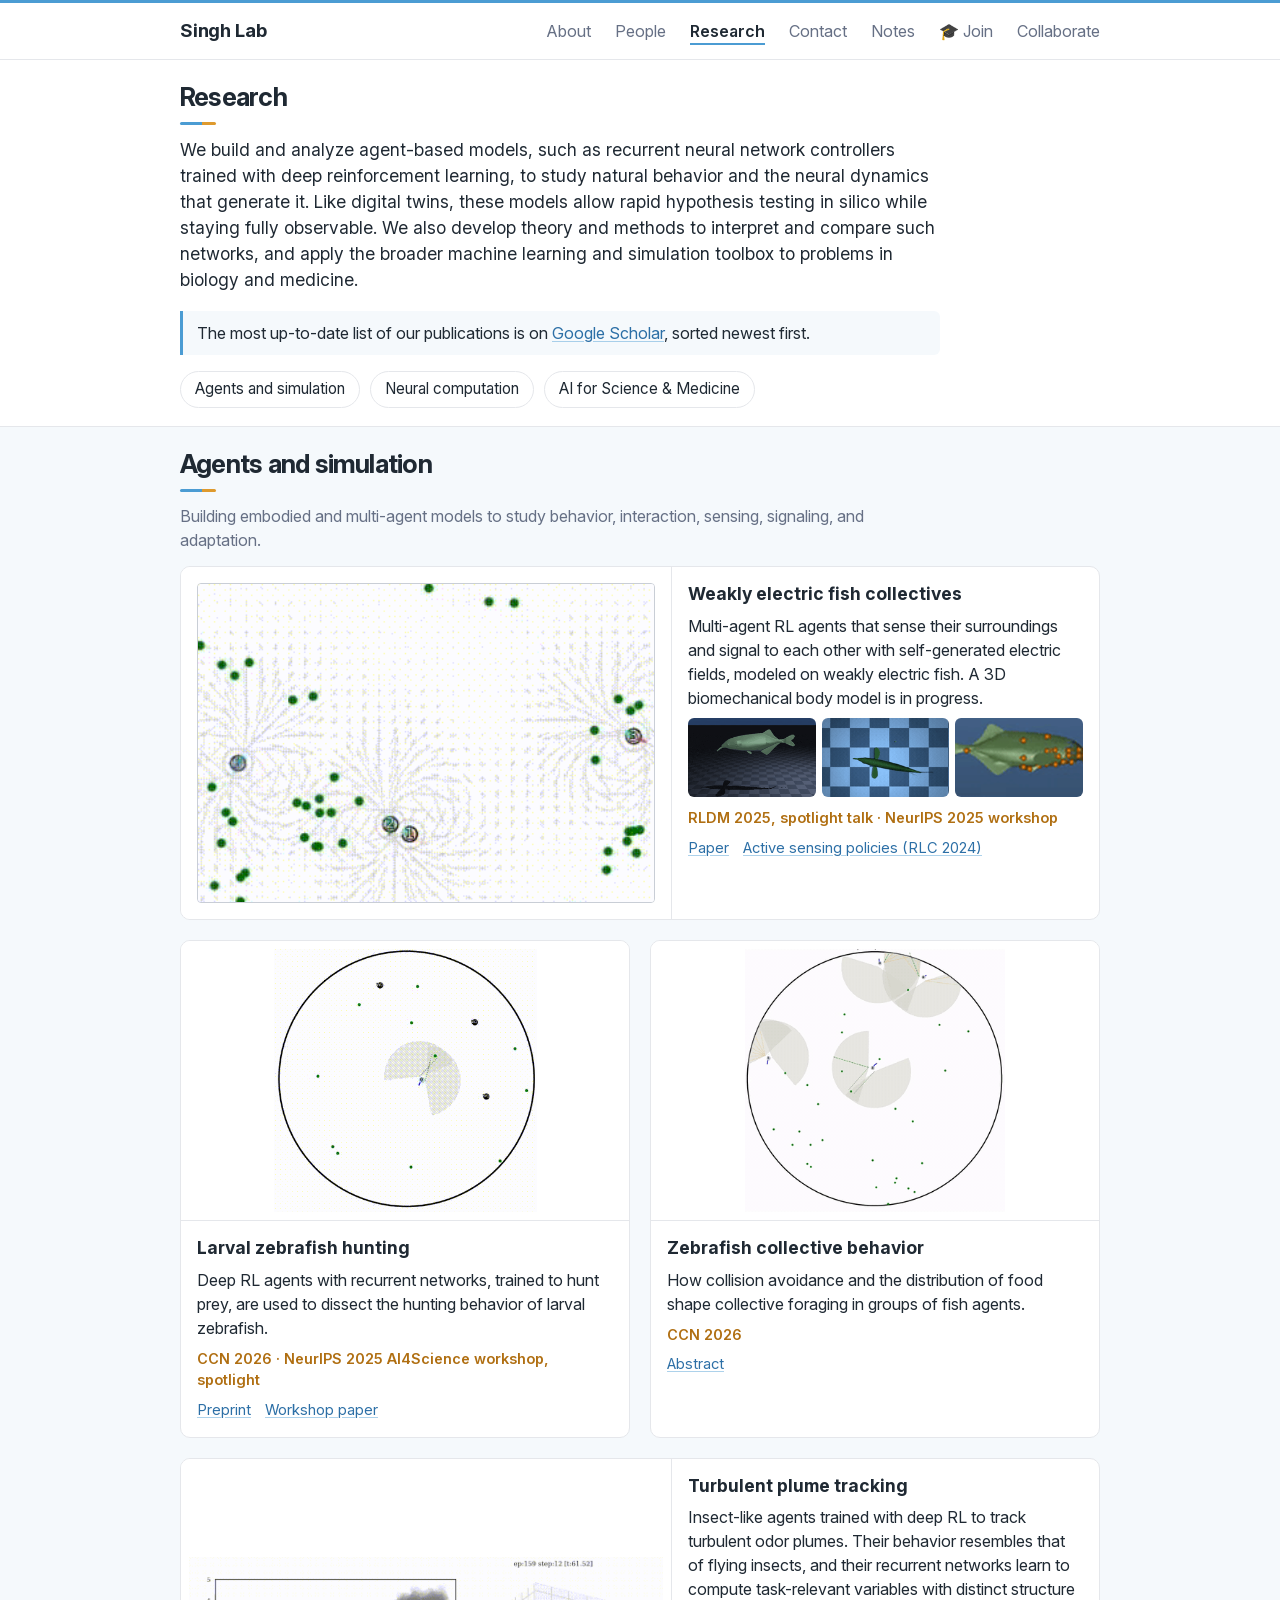
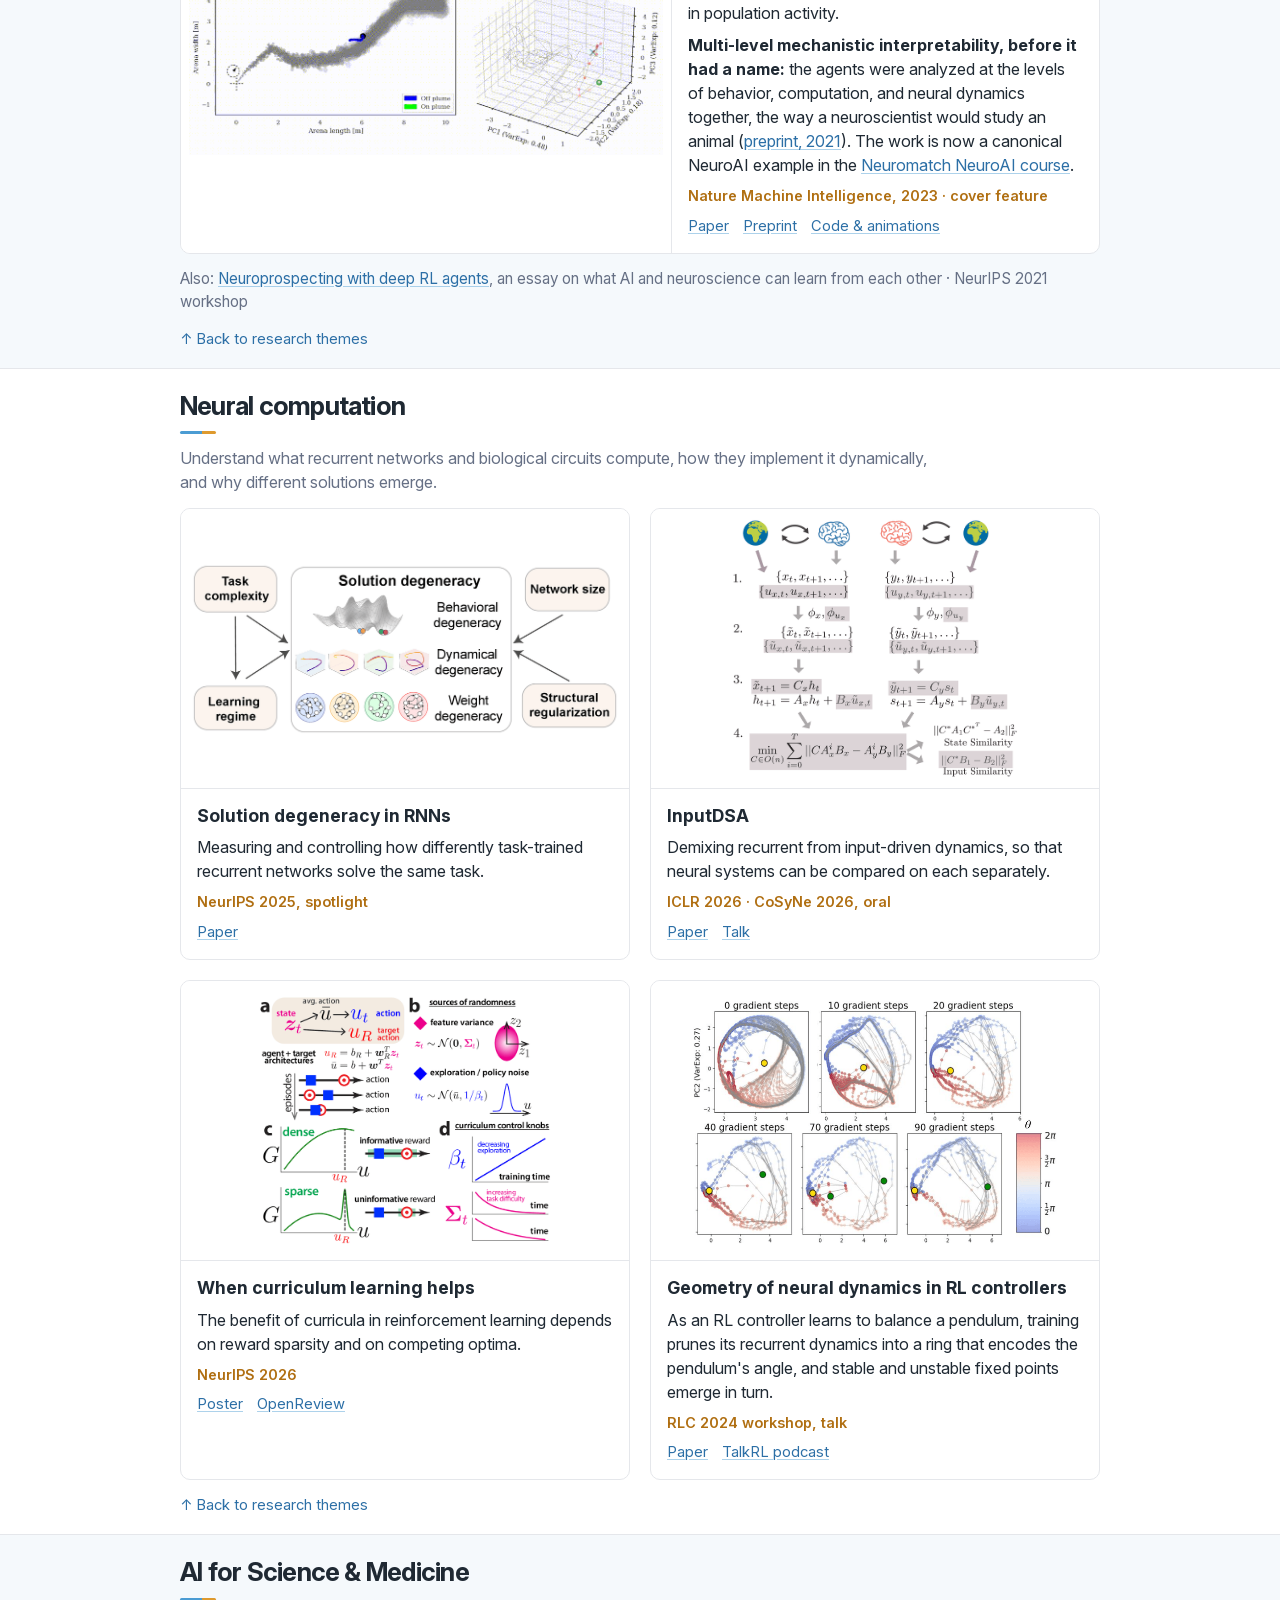
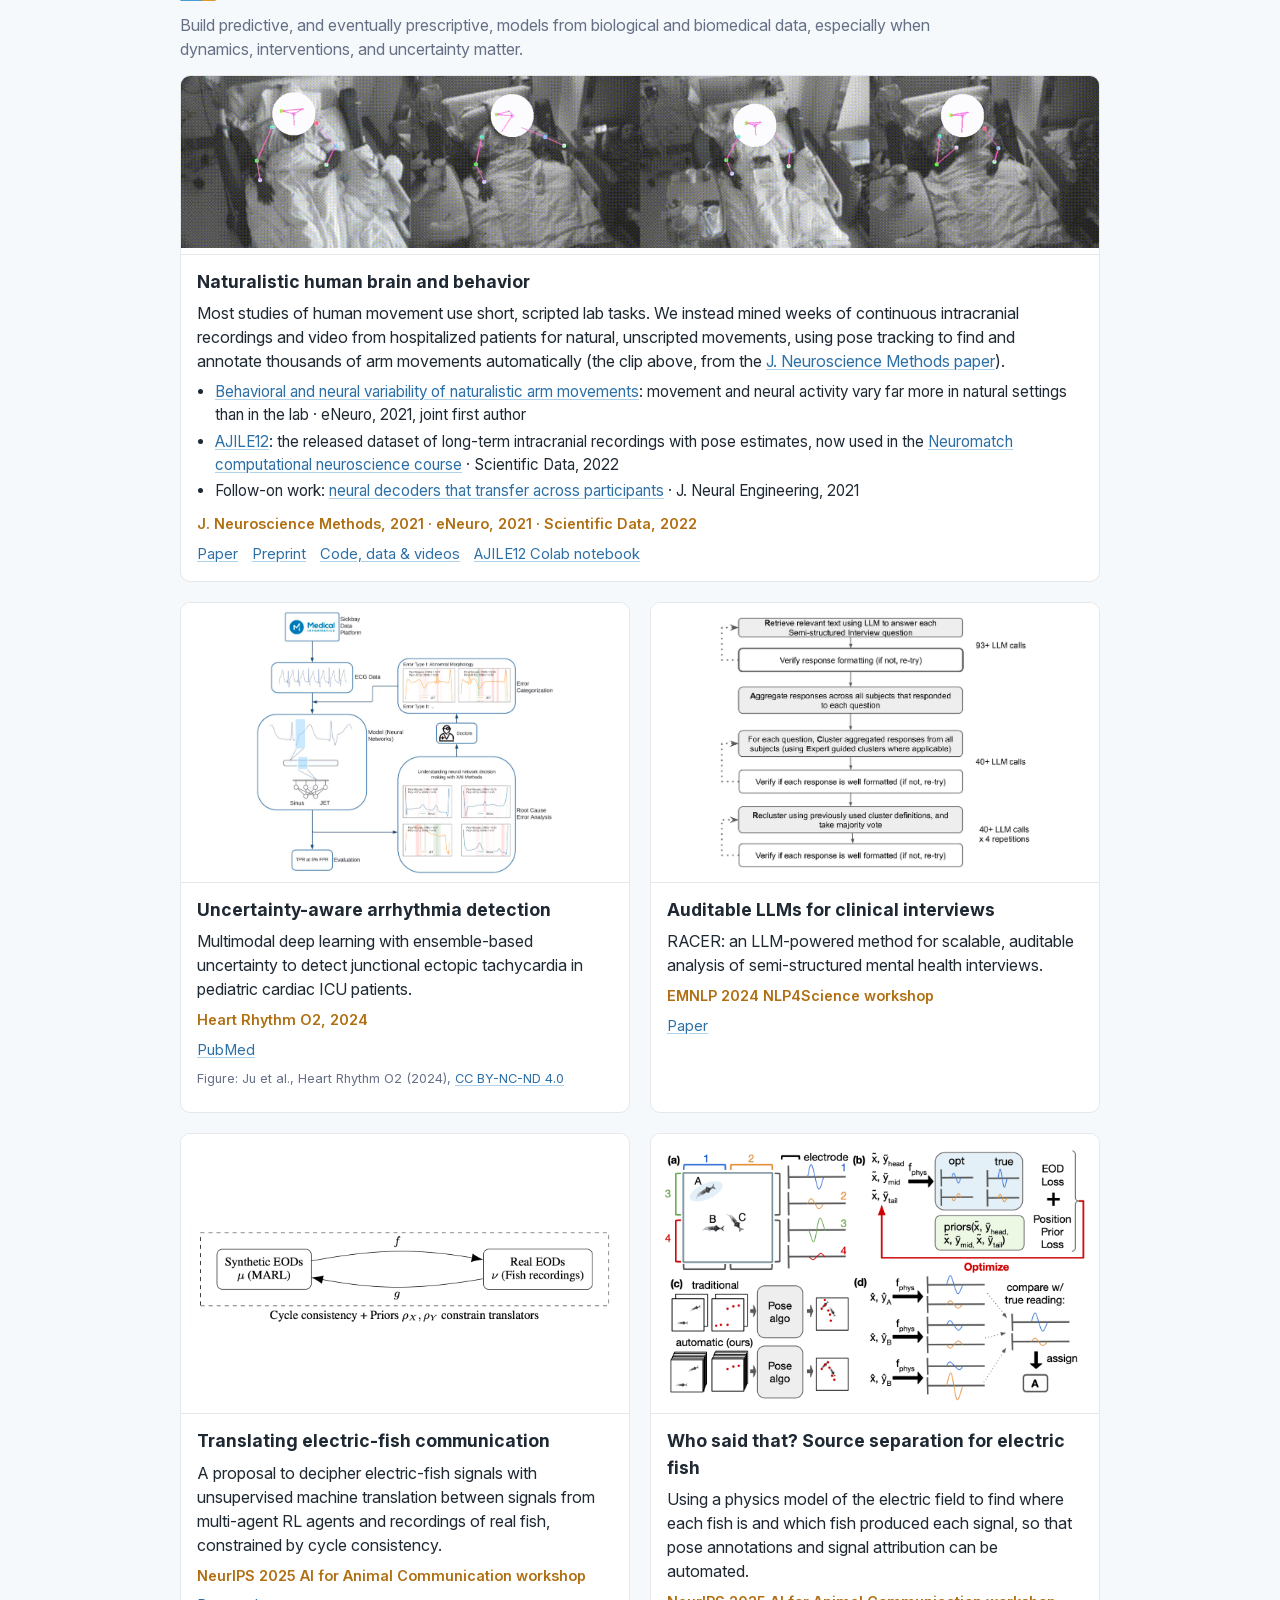
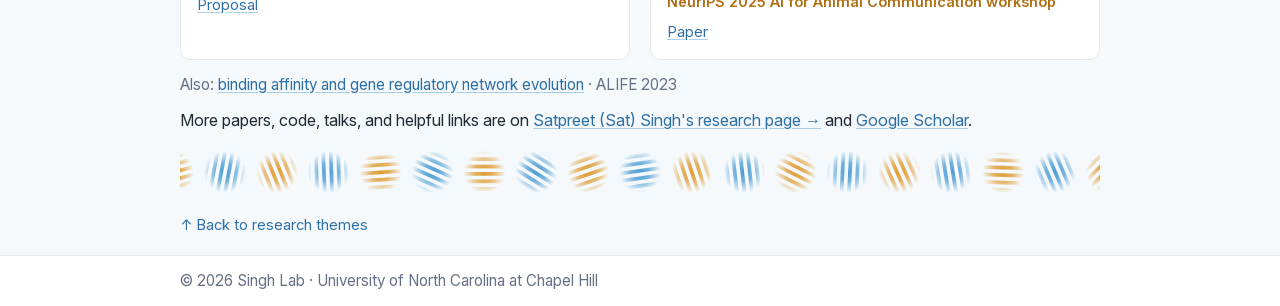
<file: research.html>
<!DOCTYPE html>
<html lang="en">
<head>
  <meta charset="UTF-8">
  <meta name="viewport" content="width=device-width, initial-scale=1.0">

  <title>Research · Singh Lab · UNC Chapel Hill</title>

  <meta
    name="description"
    content="Research in the Singh Lab: agent-based models and simulation, AI for science and medicine, and the dynamics of neural computation."
  >

  <link rel="canonical" href="https://satsinghlab.com/research.html">
  <link rel="icon" href="assets/favicon.svg" type="image/svg+xml">
  <link rel="apple-touch-icon" href="assets/apple-touch-icon.png">

  <meta property="og:type" content="website">
  <meta property="og:site_name" content="Singh Lab">
  <meta property="og:title" content="Research · Singh Lab · UNC Chapel Hill">
  <meta property="og:description" content="Research in the Singh Lab: agent-based models and simulation, AI for science and medicine, and the dynamics of neural computation.">
  <meta property="og:url" content="https://satsinghlab.com/research.html">
  <meta property="og:image" content="https://satsinghlab.com/assets/og-research.png">
  <meta property="og:image:width" content="1200">
  <meta property="og:image:height" content="630">
  <meta property="og:image:alt" content="Singh Lab: Principles of Intelligence in Natural and Engineered Systems (PINES), UNC Chapel Hill">
  <meta name="twitter:card" content="summary_large_image">

  <link rel="stylesheet" href="style.css?v=19">
  <link rel="stylesheet" href="assets/banners.css?v=2">
</head>

<body>

  <header>
    <div class="container">
      <nav>
        <a class="site-name" href="./">Singh Lab</a>

        <ul>
          <li><a href="./">About</a></li>
          <li><a href="people.html">People</a></li>
          <li><a href="research.html" aria-current="page">Research</a></li>
          <li><a href="contact.html">Contact</a></li>
          <li><a href="notes/">Notes</a></li>
        </ul>

        <div class="nav-extra">
          <a href="people.html#join"><span aria-hidden="true">🎓</span> Join</a>
          <a href="contact.html#collaborators">Collaborate</a>
        </div>
      </nav>
    </div>
  </header>

  <main>

    <section id="research">
      <div class="container">
        <h2>Research</h2>

        <div class="about-text">
          <p>
            We build and analyze agent-based models, such as recurrent neural
            network controllers trained with deep reinforcement learning, to study
            natural behavior and the neural dynamics that generate it. Like digital
            twins, these models allow rapid hypothesis testing in silico while
            staying fully observable. We also develop theory and methods to
            interpret and compare such networks, and apply the broader machine
            learning and simulation toolbox to problems in biology and medicine.
          </p>
        </div>

        <p class="scholar-note">
          The most up-to-date list of our publications is on
          <a href="https://scholar.google.com/citations?user=S6wyhngAAAAJ&amp;hl=en&amp;view_op=list_works&amp;sortby=pubdate">Google Scholar</a>,
          sorted newest first.
        </p>

        <ul class="theme-nav">
          <li><a href="#agents">Agents and simulation</a></li>
          <li><a href="#computation">Neural computation</a></li>
          <li><a href="#science">AI for Science &amp; Medicine</a></li>
        </ul>
      </div>
    </section>

    <section id="agents" class="tint">
      <div class="container">
        <h2>Agents and simulation</h2>
        <p class="section-lede">
          Building embodied and multi-agent models to study behavior,
          interaction, sensing, signaling, and adaptation.
        </p>

        <div class="project-grid">

          <article class="project wide">
            <div class="project-media framed">
              <img src="assets/research/efish-collective.gif" alt="Simulated weakly electric fish agents foraging together, with their electric fields drawn around them" loading="lazy">
            </div>
            <div class="project-body">
              <h3>Weakly electric fish collectives</h3>
              <p>
                Multi-agent RL agents that sense their surroundings and signal to
                each other with self-generated electric fields, modeled on weakly
                electric fish. A 3D biomechanical body model is in progress.
              </p>
              <div class="media-strip">
                <img src="assets/research/efish-3d-swim.gif" alt="3D fish model swimming forward" loading="lazy">
                <img src="assets/research/efish-3d-turns.gif" alt="3D fish model performing learned turns" loading="lazy">
                <img src="assets/research/efish-3d-sensors.gif" alt="3D fish model with electrosensors on its body" loading="lazy">
              </div>
              <p class="project-venue">RLDM 2025, spotlight talk · NeurIPS 2025 workshop</p>
              <p class="project-links">
                <a href="https://openreview.net/forum?id=cE07Ac7UWx">Paper</a>
                <a href="https://openreview.net/forum?id=FX7YtfEYj8">Active sensing policies (RLC 2024)</a>
              </p>
            </div>
          </article>

          <article class="project">
            <div class="project-media">
              <img src="assets/research/zebrafish-hunting.gif" alt="Simulated larval zebrafish agent hunting prey" loading="lazy">
            </div>
            <div class="project-body">
              <h3>Larval zebrafish hunting</h3>
              <p>
                Deep RL agents with recurrent networks, trained to hunt prey, are
                used to dissect the hunting behavior of larval zebrafish.
              </p>
              <p class="project-venue">CCN 2026 · NeurIPS 2025 AI4Science workshop, spotlight</p>
              <p class="project-links">
                <a href="https://arxiv.org/abs/2510.03699">Preprint</a>
                <a href="https://openreview.net/forum?id=3kiCmoOQz7">Workshop paper</a>
              </p>
            </div>
          </article>

          <article class="project">
            <div class="project-media">
              <img src="assets/research/zebrafish-collective.gif" alt="Group of simulated zebrafish agents foraging, with their visual fields drawn" loading="lazy">
            </div>
            <div class="project-body">
              <h3>Zebrafish collective behavior</h3>
              <p>
                How collision avoidance and the distribution of food shape
                collective foraging in groups of fish agents.
              </p>
              <p class="project-venue">CCN 2026</p>
              <p class="project-links">
                <a href="https://openreview.net/forum?id=aAfdfjJ4Bh">Abstract</a>
              </p>
            </div>
          </article>

          <article class="project wide">
            <div class="project-media">
              <img src="assets/research/plume-tracking.gif" alt="Agent tracking a turbulent odor plume, alongside its neural activity in three dimensions" loading="lazy">
            </div>
            <div class="project-body">
              <h3>Turbulent plume tracking</h3>
              <p>
                Insect-like agents trained with deep RL to track turbulent odor
                plumes. Their behavior resembles that of flying insects, and their
                recurrent networks learn to compute task-relevant variables with
                distinct structure in population activity.
              </p>
              <p>
                <strong>Multi-level mechanistic interpretability, before it had a
                name:</strong> the agents were analyzed at the levels of behavior,
                computation, and neural dynamics together, the way a
                neuroscientist would study an animal
                (<a href="https://arxiv.org/abs/2109.12434">preprint, 2021</a>).
                The work is now a canonical NeuroAI example in the
                <a href="https://www.youtube.com/watch?v=EN89LVVnLbs">Neuromatch NeuroAI course</a>.
              </p>
              <p class="project-venue">Nature Machine Intelligence, 2023 · cover feature</p>
              <p class="project-links">
                <a href="https://www.nature.com/articles/s42256-022-00599-w">Paper</a>
                <a href="https://arxiv.org/abs/2109.12434">Preprint</a>
                <a href="https://github.com/BruntonUWBio/plumetracknets">Code &amp; animations</a>
              </p>
            </div>
          </article>

        </div>

        <p class="research-also">
          Also: <a href="https://openreview.net/pdf?id=5Q-sYQ9tD5j">Neuroprospecting with deep RL agents</a>,
          an essay on what AI and neuroscience can learn from each other · NeurIPS 2021 workshop
        </p>
        <p class="to-top"><a href="#research">↑ Back to research themes</a></p>
      </div>
    </section>

    <section id="computation">
      <div class="container">
        <h2>Neural computation</h2>
        <p class="section-lede">
          Understand what recurrent networks and biological circuits compute, how
          they implement it dynamically, and why different solutions emerge.
        </p>

        <div class="project-grid">

          <article class="project">
            <div class="project-media">
              <img src="assets/research/solution-degeneracy.png" alt="Schematic: task complexity, learning regime, network size, and structural regularization control behavioral, dynamical, and weight degeneracy" loading="lazy">
            </div>
            <div class="project-body">
              <h3>Solution degeneracy in RNNs</h3>
              <p>
                Measuring and controlling how differently task-trained recurrent
                networks solve the same task.
              </p>
              <p class="project-venue">NeurIPS 2025, spotlight</p>
              <p class="project-links">
                <a href="https://arxiv.org/abs/2410.03972">Paper</a>
              </p>
            </div>
          </article>

          <article class="project">
            <div class="project-media">
              <img src="assets/research/inputdsa.png" alt="InputDSA method: data from two brain-world systems are embedded, fit with input-driven state-space models, and compared on state and input similarity" loading="lazy">
            </div>
            <div class="project-body">
              <h3>InputDSA</h3>
              <p>
                Demixing recurrent from input-driven dynamics, so that neural
                systems can be compared on each separately.
              </p>
              <p class="project-venue">ICLR 2026 · CoSyNe 2026, oral</p>
              <p class="project-links">
                <a href="https://arxiv.org/abs/2510.25943">Paper</a>
                <a href="https://www.youtube.com/live/KZMpTeVEmdc?si=Y8FDJBOkK4iSuPtZ&amp;t=3739">Talk</a>
              </p>
            </div>
          </article>

          <article class="project">
            <div class="project-media">
              <img src="assets/research/curriculum-learning.png" alt="Schematic of the policy-learning model: sources of randomness, dense versus sparse rewards, and curriculum control knobs" loading="lazy">
            </div>
            <div class="project-body">
              <h3>When curriculum learning helps</h3>
              <p>
                The benefit of curricula in reinforcement learning depends on reward
                sparsity and on competing optima.
              </p>
              <p class="project-venue">NeurIPS 2026</p>
              <p class="project-links">
                <a href="https://neurips.cc/virtual/2026/loc/sydney/poster/149082">Poster</a>
                <a href="https://openreview.net/forum?id=t11t6OT9PS">OpenReview</a>
              </p>
            </div>
          </article>

          <article class="project">
            <div class="project-media">
              <img src="assets/research/neural-geometry.png" alt="Recurrent network activity in its top two principal components at six points in training, pruning into a ring as fixed points emerge" loading="lazy">
            </div>
            <div class="project-body">
              <h3>Geometry of neural dynamics in RL controllers</h3>
              <p>
                As an RL controller learns to balance a pendulum, training prunes
                its recurrent dynamics into a ring that encodes the pendulum's
                angle, and stable and unstable fixed points emerge in turn.
              </p>
              <p class="project-venue">RLC 2024 workshop, talk</p>
              <p class="project-links">
                <a href="https://openreview.net/forum?id=SbbpTtB6B4">Paper</a>
                <a href="https://www.talkrl.com/episodes/rlc-2024-posters-and-hallways-1">TalkRL podcast</a>
              </p>
            </div>
          </article>

        </div>
        <p class="to-top"><a href="#research">↑ Back to research themes</a></p>
      </div>
    </section>

    <section id="science" class="tint">
      <div class="container">
        <h2>AI for Science &amp; Medicine</h2>
        <p class="section-lede">
          Build predictive, and eventually prescriptive, models from biological
          and biomedical data, especially when dynamics, interventions, and
          uncertainty matter.
        </p>

        <div class="project-grid">

          <article class="project wide stacked">
            <div class="project-media">
              <img src="assets/research/naturalistic-movement.gif" alt="Pose tracking of a patient's wrist movements in long-term hospital video, from the J. Neuroscience Methods paper" loading="lazy">
            </div>
            <div class="project-body">
              <h3>Naturalistic human brain and behavior</h3>
              <p>
                Most studies of human movement use short, scripted lab tasks. We
                instead mined weeks of continuous intracranial recordings and video
                from hospitalized patients for natural, unscripted movements,
                using pose tracking to find and annotate thousands of arm movements
                automatically (the clip above, from the
                <a href="https://www.sciencedirect.com/science/article/pii/S0165027021001345">J. Neuroscience Methods paper</a>).
              </p>
              <ul class="project-list">
                <li>
                  <a href="https://www.eneuro.org/content/early/2021/05/21/ENEURO.0007-21.2021.abstract">Behavioral and neural variability of naturalistic arm movements</a>:
                  movement and neural activity vary far more in natural settings
                  than in the lab · eNeuro, 2021, joint first author
                </li>
                <li>
                  <a href="https://www.nature.com/articles/s41597-022-01280-y">AJILE12</a>:
                  the released dataset of long-term intracranial recordings with
                  pose estimates, now used in the
                  <a href="https://compneuro.neuromatch.io/projects/ECoG/README.html">Neuromatch computational neuroscience course</a>
                  · Scientific Data, 2022
                </li>
                <li>
                  Follow-on work: <a href="https://iopscience.iop.org/article/10.1088/1741-2552/abda0b/meta">neural decoders that transfer across participants</a>
                  · J. Neural Engineering, 2021
                </li>
              </ul>
              <p class="project-venue">J. Neuroscience Methods, 2021 · eNeuro, 2021 · Scientific Data, 2022</p>
              <p class="project-links">
                <a href="https://www.sciencedirect.com/science/article/pii/S0165027021001345">Paper</a>
                <a href="https://arxiv.org/abs/2001.08349">Preprint</a>
                <a href="https://github.com/BruntonUWBio/mining2021">Code, data &amp; videos</a>
                <a href="https://colab.research.google.com/github/NeuromatchAcademy/course-content/blob/main/projects/ECoG/exploreAJILE12.ipynb">AJILE12 Colab notebook</a>
              </p>
            </div>
          </article>

          <article class="project">
            <div class="project-media">
              <img src="assets/research/arrhythmia-detection.jpg" alt="Model development pipeline: ECG data, neural network classifier, explainability analysis, and error categorization by doctors" loading="lazy">
            </div>
            <div class="project-body">
              <h3>Uncertainty-aware arrhythmia detection</h3>
              <p>
                Multimodal deep learning with ensemble-based uncertainty to detect
                junctional ectopic tachycardia in pediatric cardiac ICU patients.
              </p>
              <p class="project-venue">Heart Rhythm O2, 2024</p>
              <p class="project-links">
                <a href="https://pubmed.ncbi.nlm.nih.gov/39119021/">PubMed</a>
              </p>
              <p class="project-credit">Figure: Ju et al., Heart Rhythm O2 (2024), <a href="https://creativecommons.org/licenses/by-nc-nd/4.0/">CC BY-NC-ND 4.0</a></p>
            </div>
          </article>

          <article class="project">
            <div class="project-media">
              <img src="assets/research/racer.png" alt="RACER pipeline: retrieve, aggregate, cluster with expert guidance, and re-cluster interview responses using an LLM" loading="lazy">
            </div>
            <div class="project-body">
              <h3>Auditable LLMs for clinical interviews</h3>
              <p>
                RACER: an LLM-powered method for scalable, auditable analysis of
                semi-structured mental health interviews.
              </p>
              <p class="project-venue">EMNLP 2024 NLP4Science workshop</p>
              <p class="project-links">
                <a href="https://aclanthology.org/2024.nlp4science-1.8/">Paper</a>
              </p>
            </div>
          </article>


          <article class="project">
            <div class="project-media">
              <img src="assets/research/umt.png" alt="Translators f and g map between synthetic electric signals from multi-agent RL and real fish recordings, constrained by cycle consistency and priors" loading="lazy">
            </div>
            <div class="project-body">
              <h3>Translating electric-fish communication</h3>
              <p>
                A proposal to decipher electric-fish signals with unsupervised
                machine translation between signals from multi-agent RL agents and
                recordings of real fish, constrained by cycle consistency.
              </p>
              <p class="project-venue">NeurIPS 2025 AI for Animal Communication workshop</p>
              <p class="project-links">
                <a href="https://openreview.net/forum?id=253mXeGo9Z">Proposal</a>
              </p>
            </div>
          </article>

          <article class="project">
            <div class="project-media">
              <img src="assets/research/source-separation.png" alt="Physics-based source separation: fish positions are optimized so simulated electrode readings match recordings, then signals are assigned to individual fish" loading="lazy">
            </div>
            <div class="project-body">
              <h3>Who said that? Source separation for electric fish</h3>
              <p>
                Using a physics model of the electric field to find where each fish
                is and which fish produced each signal, so that pose annotations
                and signal attribution can be automated.
              </p>
              <p class="project-venue">NeurIPS 2025 AI for Animal Communication workshop</p>
              <p class="project-links">
                <a href="https://openreview.net/forum?id=RelIvm178s">Paper</a>
              </p>
            </div>
          </article>

        </div>

        <p class="research-also">
          Also: <a href="https://direct.mit.edu/isal/proceedings/isal/35/89/116839">binding affinity and gene regulatory network evolution</a> · ALIFE 2023
        </p>

        <p class="research-more">
          More papers, code, talks, and helpful links are on
          <a href="https://satpreetsingh.github.io/research/">Satpreet (Sat) Singh's research page →</a>
          and <a href="https://scholar.google.com/citations?user=S6wyhngAAAAJ&amp;hl=en">Google Scholar</a>.
        </p>

        <img
          class="lab-divider section-divider"
          src="assets/gabor-divider.svg"
          alt=""
          style="--focus:50%"
        >
        <p class="to-top"><a href="#research">↑ Back to research themes</a></p>
      </div>
    </section>

  </main>

  <footer>
    <div class="container">
      © 2026 Singh Lab · University of North Carolina at Chapel Hill
    </div>
  </footer>

  <!-- Default Statcounter code for www.satsinghlab.com
  http://www.satsinghlab.com -->
  <script type="text/javascript">
  var sc_project=13357167;
  var sc_invisible=1;
  var sc_security="1e96510b";
  </script>
  <script type="text/javascript"
  src="https://www.statcounter.com/counter/counter.js"
  async></script>
  <noscript><div class="statcounter"><a title="Web Analytics"
  href="https://statcounter.com/" target="_blank"><img
  class="statcounter"
  src="https://c.statcounter.com/13357167/0/1e96510b/1/"
  alt="Web Analytics"
  referrerPolicy="no-referrer-when-downgrade"></a></div></noscript>
  <!-- End of Statcounter Code -->

</body>
</html>
</file>
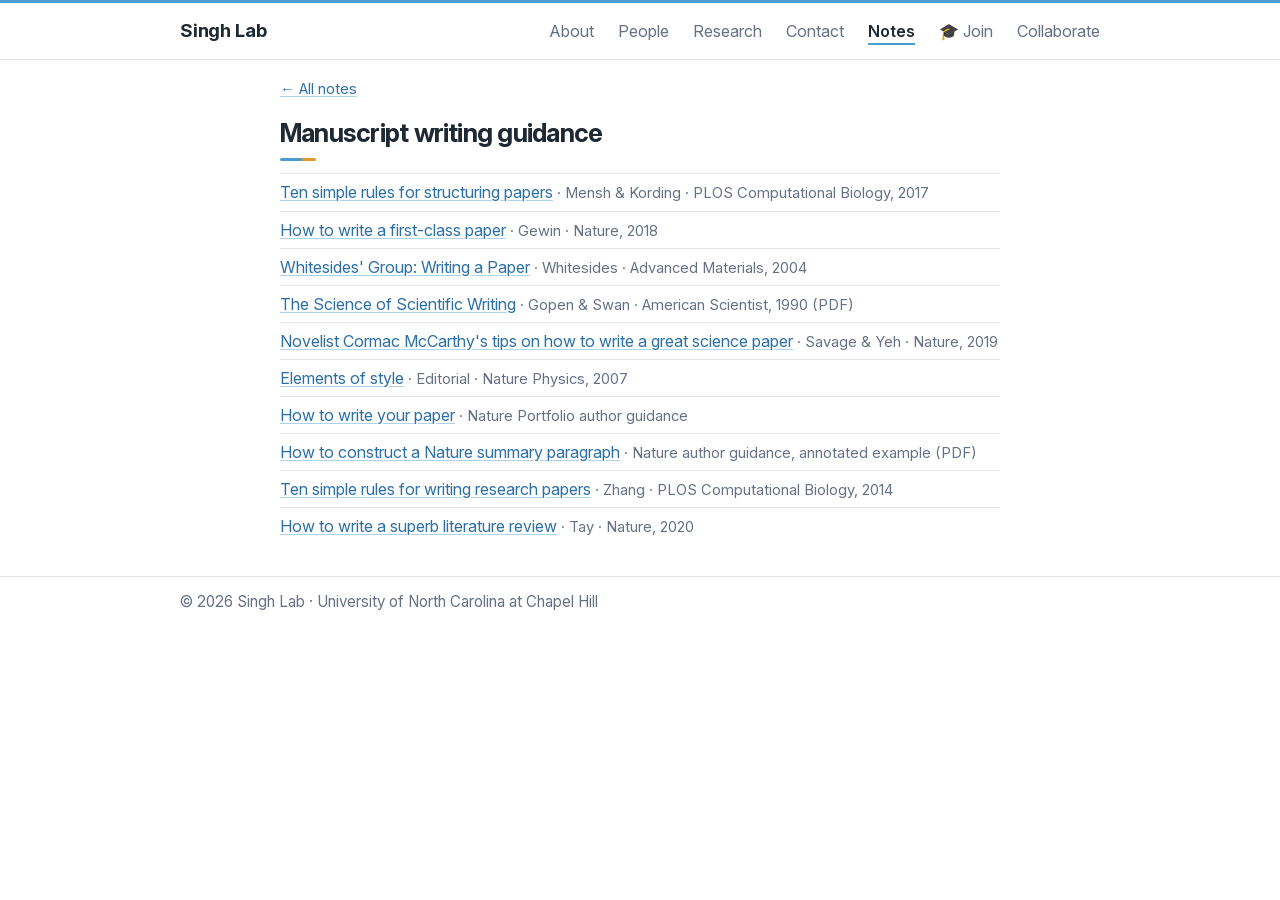
<file: notes/manuscript-writing.html>
<!DOCTYPE html>
<html lang="en">
<head>
  <meta charset="UTF-8">
  <meta name="viewport" content="width=device-width, initial-scale=1.0">

  <title>Manuscript writing guidance · Singh Lab</title>

  <meta
    name="description"
    content="Curated articles on writing scientific manuscripts, from Nature, PLOS Computational Biology and other journals."
  >

  <link rel="canonical" href="https://satsinghlab.com/notes/manuscript-writing.html">
  <link rel="icon" href="../assets/favicon.svg" type="image/svg+xml">
  <link rel="apple-touch-icon" href="../assets/apple-touch-icon.png">

  <meta property="og:type" content="website">
  <meta property="og:site_name" content="Singh Lab">
  <meta property="og:title" content="Manuscript writing guidance · Singh Lab">
  <meta property="og:description" content="Curated articles on writing scientific manuscripts, from Nature, PLOS Computational Biology and other journals.">
  <meta property="og:url" content="https://satsinghlab.com/notes/manuscript-writing.html">
  <meta property="og:image" content="https://satsinghlab.com/assets/og-image.png?v=3">
  <meta property="og:image:width" content="1200">
  <meta property="og:image:height" content="630">
  <meta property="og:image:alt" content="Singh Lab: Principles of Intelligence in Natural and Engineered Systems (PINES), UNC Chapel Hill">
  <meta name="twitter:card" content="summary_large_image">

  <link rel="stylesheet" href="../style.css?v=19">
  <link rel="stylesheet" href="../assets/banners.css?v=2">
</head>

<body>

  <header>
    <div class="container">
      <nav>
        <a class="site-name" href="../">Singh Lab</a>

        <ul>
          <li><a href="../">About</a></li>
          <li><a href="../people.html">People</a></li>
          <li><a href="../research.html">Research</a></li>
          <li><a href="../contact.html">Contact</a></li>
          <li><a href="../notes/" aria-current="page">Notes</a></li>
        </ul>

        <div class="nav-extra">
          <a href="../people.html#join"><span aria-hidden="true">🎓</span> Join</a>
          <a href="../contact.html#collaborators">Collaborate</a>
        </div>
      </nav>
    </div>
  </header>

  <main>

    <article class="note">
      <div class="container">
        <p class="note-back"><a href="./">← All notes</a></p>

        <!-- to start a new note: copy this file, rename it (e.g. my-topic.html),
             update the <title>, description and canonical URL in the <head>,
             fill in the title and body below, and list it in notes/index.html -->
        <h2>Manuscript writing guidance</h2>

        <ul class="reading-list">
          <li><a href="https://journals.plos.org/ploscompbiol/article?id=10.1371/journal.pcbi.1005619">Ten simple rules for structuring papers</a> <span class="ref">· Mensh &amp; Kording · PLOS Computational Biology, 2017</span></li>
          <li><a href="https://www.nature.com/articles/d41586-018-02404-4">How to write a first-class paper</a> <span class="ref">· Gewin · Nature, 2018</span></li>
          <li><a href="https://doi.org/10.1002/adma.200400767">Whitesides' Group: Writing a Paper</a> <span class="ref">· Whitesides · Advanced Materials, 2004</span></li>
          <li><a href="https://prod.lsa.umich.edu/content/dam/sweetland-assets/sweetland-documents/Graduates/DWG/The-Science-of-Scientific-Writing.pdf">The Science of Scientific Writing</a> <span class="ref">· Gopen &amp; Swan · American Scientist, 1990 (PDF)</span></li>
          <li><a href="https://www.nature.com/articles/d41586-019-02918-5">Novelist Cormac McCarthy's tips on how to write a great science paper</a> <span class="ref">· Savage &amp; Yeh · Nature, 2019</span></li>
          <li><a href="https://www.nature.com/articles/nphys724">Elements of style</a> <span class="ref">· Editorial · Nature Physics, 2007</span></li>
          <li><a href="https://www.nature.com/nature-portfolio/for-authors/write">How to write your paper</a> <span class="ref">· Nature Portfolio author guidance</span></li>
          <li><a href="https://www.nature.com/documents/nature-summary-paragraph.pdf">How to construct a Nature summary paragraph</a> <span class="ref">· Nature author guidance, annotated example (PDF)</span></li>
          <li><a href="https://journals.plos.org/ploscompbiol/article?id=10.1371/journal.pcbi.1003453">Ten simple rules for writing research papers</a> <span class="ref">· Zhang · PLOS Computational Biology, 2014</span></li>
          <li><a href="https://www.nature.com/articles/d41586-020-03422-x">How to write a superb literature review</a> <span class="ref">· Tay · Nature, 2020</span></li>
        </ul>
      </div>
    </article>

  </main>

  <footer>
    <div class="container">
      © 2026 Singh Lab · University of North Carolina at Chapel Hill
    </div>
  </footer>

  <!-- Default Statcounter code for www.satsinghlab.com
  http://www.satsinghlab.com -->
  <script type="text/javascript">
  var sc_project=13357167;
  var sc_invisible=1;
  var sc_security="1e96510b";
  </script>
  <script type="text/javascript"
  src="https://www.statcounter.com/counter/counter.js"
  async></script>
  <noscript><div class="statcounter"><a title="Web Analytics"
  href="https://statcounter.com/" target="_blank"><img
  class="statcounter"
  src="https://c.statcounter.com/13357167/0/1e96510b/1/"
  alt="Web Analytics"
  referrerPolicy="no-referrer-when-downgrade"></a></div></noscript>
  <!-- End of Statcounter Code -->

</body>
</html>
</file>
<file: style.css>
/* Inter (SIL Open Font License, see assets/fonts/Inter-OFL.txt), self-hosted.
   One variable font file per character set covers weights 400 to 800. */
@font-face {
  font-family: "Inter";
  font-style: normal;
  font-weight: 400 800;
  font-display: swap;
  src: url("assets/fonts/inter-latin-ext.woff2") format("woff2");
  unicode-range: U+0100-02BA, U+02BD-02C5, U+02C7-02CC, U+02CE-02D7, U+02DD-02FF, U+0304, U+0308, U+0329, U+1D00-1DBF, U+1E00-1E9F, U+1EF2-1EFF, U+2020, U+20A0-20AB, U+20AD-20C4, U+2113, U+2C60-2C7F, U+A720-A7FF;
}

@font-face {
  font-family: "Inter";
  font-style: normal;
  font-weight: 400 800;
  font-display: swap;
  src: url("assets/fonts/inter-latin.woff2") format("woff2");
  unicode-range: U+0000-00FF, U+0131, U+0152-0153, U+02BB-02BC, U+02C6, U+02DA, U+02DC, U+0304, U+0308, U+0329, U+2000-206F, U+20AC, U+2122, U+2191, U+2193, U+2212, U+2215, U+FEFF, U+FFFD;
}

:root {
  --text: #1f2933;
  --muted: #667085;
  --border: #e5e7eb;
  --background: #ffffff;
  --accent: #4b9cd3;
  --link: #2c6fa6;
  --amber: #de9a2e;
  --tint: #f5f9fc;
  --max-width: 920px;
}

* {
  box-sizing: border-box;
}

html {
  scroll-behavior: smooth;
}

body {
  margin: 0;
  font-family:
    "Inter",
    -apple-system,
    BlinkMacSystemFont,
    "Segoe UI",
    Helvetica,
    Arial,
    sans-serif;
  color: var(--text);
  background: var(--background);
  line-height: 1.5;
  font-optical-sizing: auto;
}

a {
  color: var(--link);
  text-decoration-color: rgba(75, 156, 211, 0.45);
  text-underline-offset: 2px;
}

a:hover {
  text-decoration-color: currentColor;
}

.container {
  width: min(var(--max-width), calc(100% - 40px));
  margin: 0 auto;
}

header {
  border-top: 3px solid var(--accent);
  border-bottom: 1px solid var(--border);
}

nav {
  min-height: 56px;
  display: flex;
  align-items: center;
  justify-content: space-between;
  gap: 30px;
}

.site-name {
  color: var(--text);
  font-weight: 700;
  font-size: 1.15rem;
  text-decoration: none;
  letter-spacing: -0.01em;
}

nav ul {
  display: flex;
  list-style: none;
  gap: 24px;
  padding: 0;
  margin: 0;
}

nav a {
  text-decoration: none;
}

nav ul a {
  color: var(--muted);
}

nav ul a:hover {
  color: var(--text);
}

.site-name {
  margin-right: auto;
}

/* Join and Collaborate sit outside the link list so phones can keep them on
   the first row, but they read as more nav links */
.nav-extra {
  display: flex;
  gap: 24px;
  margin-left: -6px;
}

.nav-extra a {
  color: var(--muted);
  text-decoration: none;
}

.nav-extra a:hover {
  color: var(--text);
}

nav ul a[aria-current="page"] {
  color: var(--text);
  font-weight: 600;
  text-decoration: underline;
  text-decoration-color: var(--accent);
  text-decoration-thickness: 2px;
  text-underline-offset: 6px;
}

.hero {
  padding: 28px 0 10px;
  /* the header already draws a bottom border; skip the section rule's top one */
  border-top: none;
}

.hero h1 {
  font-size: clamp(1.9rem, 4.5vw, 2.9rem);
  line-height: 1.08;
  letter-spacing: -0.035em;
  margin: 0 0 12px;
  max-width: 800px;
  text-wrap: balance;
}

.hero h1 .ini {
  color: var(--link);
}

.hero p {
  font-size: 1.35rem;
  color: var(--muted);
  max-width: 760px;
  margin: 0;
}

.affiliation {
  margin-top: 12px;
  font-size: 1rem !important;
}

.hero .intro {
  margin-top: 10px;
}

.hero .intro p {
  font-size: 1.15rem;
  color: var(--text);
  margin: 0 0 12px;
}

.hero .news {
  font-size: 1rem;
  margin: 0 0 8px;
}

.hero .news:last-of-type {
  margin-bottom: 14px;
}

.hero .news a {
  color: var(--link);
}

section {
  padding: 18px 0;
  border-top: 1px solid var(--border);
}

/* the header already draws a bottom border, and the hero banner ends in its
   own horizontal rule, so a border on the section below either would read as
   a duplicate */
main > section:first-child,
.hero + section {
  border-top: none;
}

.tint {
  background: var(--tint);
}

.hero .news strong {
  color: #b06f12;
}

h2 {
  font-size: 1.6rem;
  letter-spacing: -0.03em;
  margin: 0 0 12px;
}

h2::after {
  content: "";
  display: block;
  width: 36px;
  height: 3px;
  margin-top: 6px;
  border-radius: 2px;
  background: linear-gradient(90deg, var(--accent) 60%, var(--amber) 60%);
}

.research-grid {
  display: grid;
  grid-template-columns: repeat(3, 1fr);
  gap: 20px;
}

.research-item h3 {
  margin: 0 0 6px;
  font-size: 1.1rem;
}

.research-item p {
  margin: 0;
  color: var(--muted);
}

.research-papers {
  list-style: none;
  margin: 8px 0 0;
  padding: 0;
  font-size: 0.9rem;
  line-height: 1.45;
  color: var(--muted);
}

.research-papers li + li {
  margin-top: 2px;
}

.research-more {
  margin: 12px 0 0;
}

.about-text {
  max-width: 760px;
  font-size: 1.08rem;
}

.about-text p {
  margin: 0 0 10px;
}

#research .about-text {
  margin-bottom: 18px;
}

.news-list {
  list-style: none;
  margin: 0;
  padding: 0;
  max-width: 760px;
}

.news-list li {
  display: grid;
  grid-template-columns: 80px 1fr;
  gap: 12px;
  padding: 6px 0;
}

.news-list li + li {
  border-top: 1px solid var(--border);
}

.news-list .date {
  color: var(--muted);
  font-size: 0.95rem;
  white-space: nowrap;
}

.person {
  display: flex;
  gap: 24px;
  align-items: flex-start;
  max-width: 820px;
}

.person-photo {
  flex: none;
  width: 160px;
  height: 160px;
  border-radius: 50%;
  object-fit: cover;
  border: 3px solid var(--tint);
  box-shadow: 0 0 0 1px var(--border);
}

.person-text h3 {
  margin: 0;
  font-size: 1.3rem;
}

.person-role {
  margin: 2px 0 10px;
  color: var(--muted);
}

.person-text p:not(.person-role) {
  margin: 0 0 10px;
}

/* research page: jump links and project cards */
.scholar-note {
  max-width: 760px;
  margin: 4px 0 0;
  padding: 10px 14px;
  border-left: 3px solid var(--accent);
  background: var(--tint);
  border-radius: 0 6px 6px 0;
}

.to-top {
  margin: 14px 0 0;
  font-size: 0.92rem;
}

.to-top a {
  text-decoration: none;
}

.theme-nav {
  display: flex;
  flex-wrap: wrap;
  gap: 10px;
  list-style: none;
  margin: 16px 0 0;
  padding: 0;
}

.theme-nav a {
  display: inline-block;
  padding: 6px 14px;
  border: 1px solid var(--border);
  border-radius: 999px;
  color: var(--text);
  text-decoration: none;
  font-size: 0.95rem;
}

.theme-nav a:hover {
  border-color: var(--accent);
  background: var(--tint);
}

.project-grid {
  display: grid;
  grid-template-columns: repeat(2, 1fr);
  gap: 20px;
}

.project {
  display: flex;
  flex-direction: column;
  background: var(--background);
  border: 1px solid var(--border);
  border-radius: 10px;
  overflow: hidden;
}

.project-media {
  position: relative;
  aspect-ratio: 16 / 10;
  background: #fff;
  border-bottom: 1px solid var(--border);
}

/* pin media to the box so tall GIFs can't stretch the card */
.project-media img {
  position: absolute;
  inset: 8px;
  width: calc(100% - 16px);
  height: calc(100% - 16px);
  object-fit: contain;
}

.project-body {
  padding: 14px 16px 16px;
}

.project-body h3 {
  margin: 0 0 6px;
  font-size: 1.1rem;
}

.project-body p {
  margin: 0 0 8px;
}

.project-list {
  margin: 0 0 10px;
  padding-left: 18px;
  font-size: 0.95rem;
}

.project-list li + li {
  margin-top: 4px;
}

.project-venue {
  color: #b06f12;
  font-size: 0.9rem;
  font-weight: 600;
}

.project-links {
  display: flex;
  flex-wrap: wrap;
  gap: 4px 14px;
  font-size: 0.92rem;
  margin-bottom: 0 !important;
}

/* a wide card spans the grid, with its media beside the text */
.project.wide {
  grid-column: 1 / -1;
  display: grid;
  grid-template-columns: 1.15fr 1fr;
}

.project.wide .project-media {
  aspect-ratio: auto;
  min-height: 300px;
  border-bottom: none;
  border-right: 1px solid var(--border);
}

.project-credit {
  margin-top: 8px !important;
  color: var(--muted);
  font-size: 0.8rem;
}

/* a very wide clip reads best across the full card, with the text below */
.project.wide.stacked {
  display: flex;
}

.project.wide.stacked .project-media {
  min-height: 0;
  border-right: none;
  border-bottom: 1px solid var(--border);
}

.project.wide.stacked .project-media img {
  position: static;
  width: 100%;
  height: auto;
}

/* a cropped clip has no edges of its own; frame it like a figure */
.project-media.framed {
  aspect-ratio: auto !important;
  min-height: 0 !important;
  display: flex;
  align-items: center;
  justify-content: center;
  padding: 16px;
}

.project-media.framed img {
  position: static;
  width: 100%;
  height: auto;
  border: 1px solid #c9ced6;
  border-radius: 4px;
}

.media-strip {
  display: grid;
  grid-template-columns: repeat(3, 1fr);
  gap: 6px;
  margin: 4px 0 10px;
}

.media-strip img {
  width: 100%;
  aspect-ratio: 16 / 10;
  object-fit: cover;
  border-radius: 6px;
}

.research-also {
  margin: 14px 0 0;
  color: var(--muted);
  font-size: 0.95rem;
}

.section-lede {
  margin: 0 0 14px;
  max-width: 760px;
  color: var(--muted);
}

.mentee-list {
  list-style: none;
  margin: 0;
  padding: 0;
  display: grid;
  grid-template-columns: repeat(2, 1fr);
  gap: 10px 28px;
}

.mentee-list li {
  padding-top: 8px;
  border-top: 1px solid var(--border);
}

.mentee-list h3 {
  margin: 0;
  font-size: 1rem;
}

.mentee-list h3 a {
  color: var(--text);
}

.mentee-list p {
  margin: 2px 0 0;
  font-size: 0.9rem;
  line-height: 1.45;
}

.mentee-role {
  color: var(--muted);
  font-size: 0.88rem;
  font-weight: 400;
  margin-left: 4px;
}

.mentee-next {
  color: #b06f12;
  font-weight: 600;
}

.mentee-also {
  margin: 14px 0 0;
  color: var(--muted);
  font-size: 0.9rem;
}

.project-areas {
  margin: 0 0 10px;
  padding-left: 0;
  list-style: none;
  display: flex;
  flex-wrap: wrap;
  gap: 6px;
}

.project-areas li {
  padding: 3px 10px;
  border: 1px solid var(--border);
  border-radius: 999px;
  background: var(--background);
  font-size: 0.92rem;
}

#join h3 {
  margin: 16px 0 6px;
  font-size: 1.1rem;
}

/* the interest-form call to action: a boxed button with the details beside it */
.join-cta {
  display: flex;
  gap: 18px;
  align-items: center;
  margin: 14px 0 22px;
  padding: 16px 18px;
  background: var(--background);
  border: 1px solid var(--border);
  border-left: 4px solid var(--accent);
  border-radius: 8px;
}

.join-cta p {
  margin: 0;
  font-size: 0.98rem;
}

.join-button {
  flex: none;
  font-weight: 600;
  background: var(--background);
}

/* the two ways to join, as cards side by side */
.join-paths {
  display: grid;
  grid-template-columns: 1fr 1fr;
  gap: 14px;
  margin-bottom: 18px;
}

.join-path {
  padding: 4px 16px 12px;
  background: var(--background);
  border: 1px solid var(--border);
  border-radius: 8px;
}

#join .join-path h3 {
  margin: 10px 0 6px;
  font-size: 1.02rem;
}

.join-path ul {
  margin: 0;
  padding-left: 18px;
  font-size: 0.95rem;
}

.join-path li + li {
  margin-top: 5px;
}

@media (max-width: 860px) {
  .join-paths {
    grid-template-columns: 1fr;
  }
}

@media (max-width: 600px) {
  .join-cta {
    flex-direction: column;
    align-items: flex-start;
  }
}

.notes-list {
  list-style: none;
  margin: 0;
  padding: 0;
  max-width: 760px;
}

.notes-list li {
  padding: 12px 0;
  border-top: 1px solid var(--border);
}

.notes-list li > a {
  font-size: 1.15rem;
  font-weight: 600;
}

.notes-list p {
  margin: 4px 0 0;
  color: var(--muted);
}

.note-date {
  color: var(--muted);
  font-size: 0.92rem;
  margin-left: 8px;
}

.note {
  padding: 18px 0 32px;
}

.note .container {
  max-width: 720px;
}

.note-back {
  margin: 0 0 14px;
  font-size: 0.92rem;
}

.note h1 {
  font-size: clamp(1.7rem, 4vw, 2.3rem);
  line-height: 1.15;
  letter-spacing: -0.03em;
  margin: 0;
}

.note-head .note-date {
  display: block;
  margin: 6px 0 20px;
}

.note-body {
  font-size: 1.08rem;
  line-height: 1.65;
}

.note-body h2 {
  margin-top: 28px;
}

.note-body img {
  max-width: 100%;
  height: auto;
}

.note-body pre {
  overflow-x: auto;
  padding: 12px 14px;
  background: var(--tint);
  border-radius: 6px;
  font-size: 0.92rem;
}

.note-body blockquote {
  margin: 0 0 12px;
  padding-left: 14px;
  border-left: 3px solid var(--border);
  color: var(--muted);
}

.reading-list {
  list-style: none;
  padding: 0;
  margin: 0;
}

.reading-list li {
  padding: 6px 0;
  border-top: 1px solid var(--border);
}

.reading-list .ref {
  color: var(--muted);
  font-size: 0.92rem;
}

.contact-list {
  display: grid;
  grid-template-columns: max-content 1fr;
  gap: 8px 24px;
  margin: 0;
  max-width: 760px;
  font-size: 1.05rem;
}

.contact-list dt {
  font-weight: 600;
}

.contact-list dd {
  margin: 0;
}

.links {
  display: flex;
  flex-wrap: wrap;
  gap: 12px;
}

.button {
  color: var(--text);
  display: inline-block;
  padding: 8px 14px;
  border: 1px solid var(--border);
  border-radius: 8px;
  text-decoration: none;
}

.button:hover {
  border-color: var(--accent);
  background: var(--tint);
}

.hero-banner {
  margin-top: 16px;
}

/* the cropped banner is wide and short; let phones crop less of it */
.lab-banner.hero-banner {
  min-height: 90px;
}

.section-divider {
  /* hug the section this closes, so it doesn't read as the next one's banner */
  margin-top: 12px;
}

footer {
  border-top: 1px solid var(--border);
  padding: 14px 0;
  color: var(--muted);
  font-size: 0.95rem;
}

@media (max-width: 700px) {
  /* four links don't fit beside the lab name on phones; let them drop to a
     second row instead of squeezing the name */
  nav {
    min-height: 48px;
    flex-wrap: wrap;
    gap: 4px 16px;
    padding: 10px 0;
  }

  .site-name {
    white-space: nowrap;
  }

  /* phones: lab name and Join on the first row, page links below */
  .nav-extra {
    order: 1;
    gap: 14px;
    font-size: 0.95rem;
  }

  nav ul {
    order: 2;
    flex-basis: 100%;
  }

  nav ul {
    gap: 14px;
    flex-wrap: wrap;
    font-size: 0.95rem;
  }

  .hero {
    padding: 20px 0 12px;
  }

  .hero-banner {
    margin-top: 12px;
  }

  .section-divider {
    margin-top: 12px;
  }

  .research-grid {
    grid-template-columns: 1fr;
  }

  .person {
    flex-direction: column;
    gap: 14px;
  }

  .person-photo {
    width: 120px;
    height: 120px;
  }

  .mentee-list {
    grid-template-columns: 1fr;
  }

  .project-grid,
  .project.wide {
    grid-template-columns: 1fr;
  }

  .project.wide .project-media {
    aspect-ratio: 16 / 10;
    min-height: 0;
    border-right: none;
    border-bottom: 1px solid var(--border);
  }

  .contact-list {
    grid-template-columns: 1fr;
    gap: 2px;
  }

  .contact-list dd + dt {
    margin-top: 10px;
  }

  .news-list li {
    grid-template-columns: 1fr;
    gap: 0;
  }
}
/* campus photo at the top of the Join section */
.join-photo {
  margin: 0 0 20px;
}

.join-photo img {
  border-radius: 6px;
  --focus: 50%;
}

.join-photo figcaption {
  margin-top: 6px;
  color: var(--muted);
  font-size: 0.8rem;
}
</file>
<file: assets/banners.css>
/* Lab banners: responsive sizing.
   On wide screens a banner shows in full. On narrow screens (phones) the banner
   keeps a minimum height and crops at the sides, so it does not become too thin.
   Set --focus on one banner to choose which part stays in view when it crops. */
.lab-banner,
.lab-divider {
  display: block;
  width: 100%;
  max-width: 100%;
  height: auto;
  object-fit: cover;
  object-position: var(--focus, 50%) 50%;
}
.lab-banner  { min-height: 150px; }
.lab-divider { min-height: 56px; }

/* Optional: a little more height on small tablets */
@media (min-width: 600px) and (max-width: 900px) {
  .lab-banner  { min-height: 170px; }
  .lab-divider { min-height: 64px; }
}
</file>
